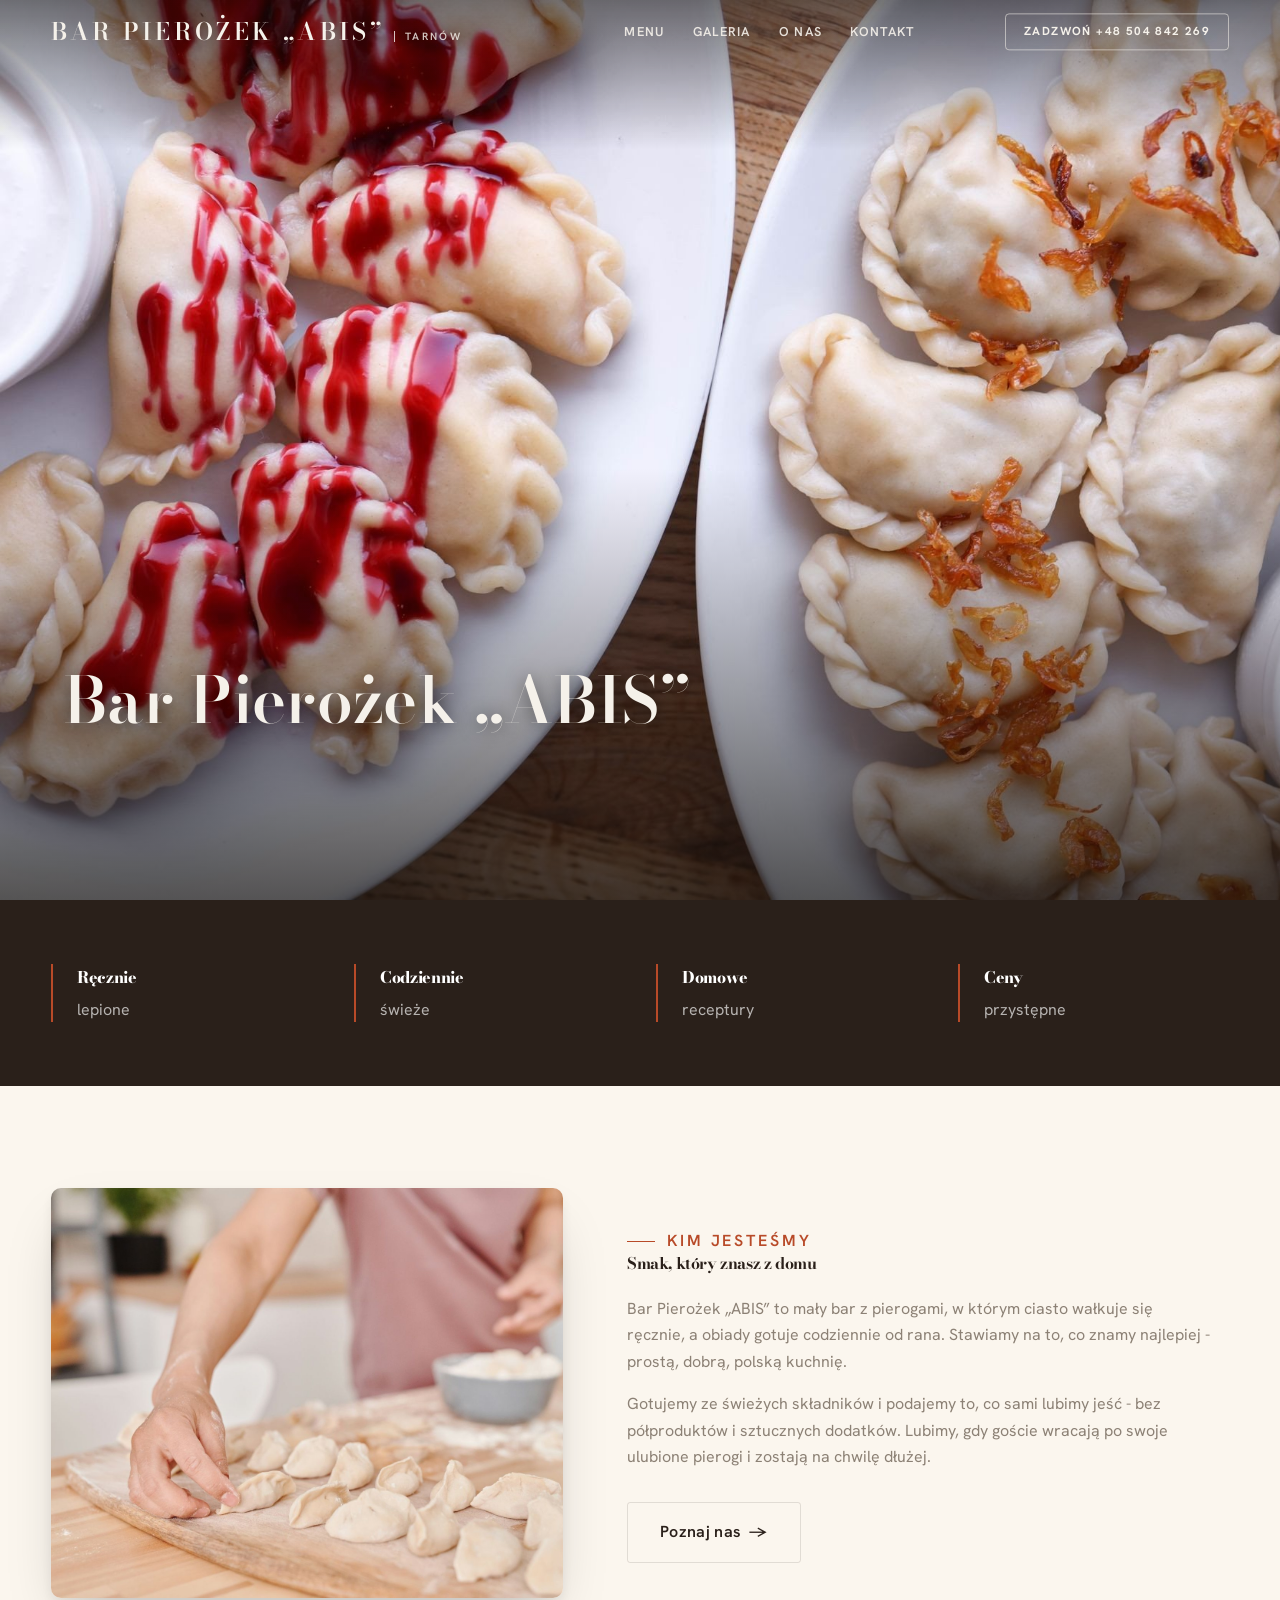
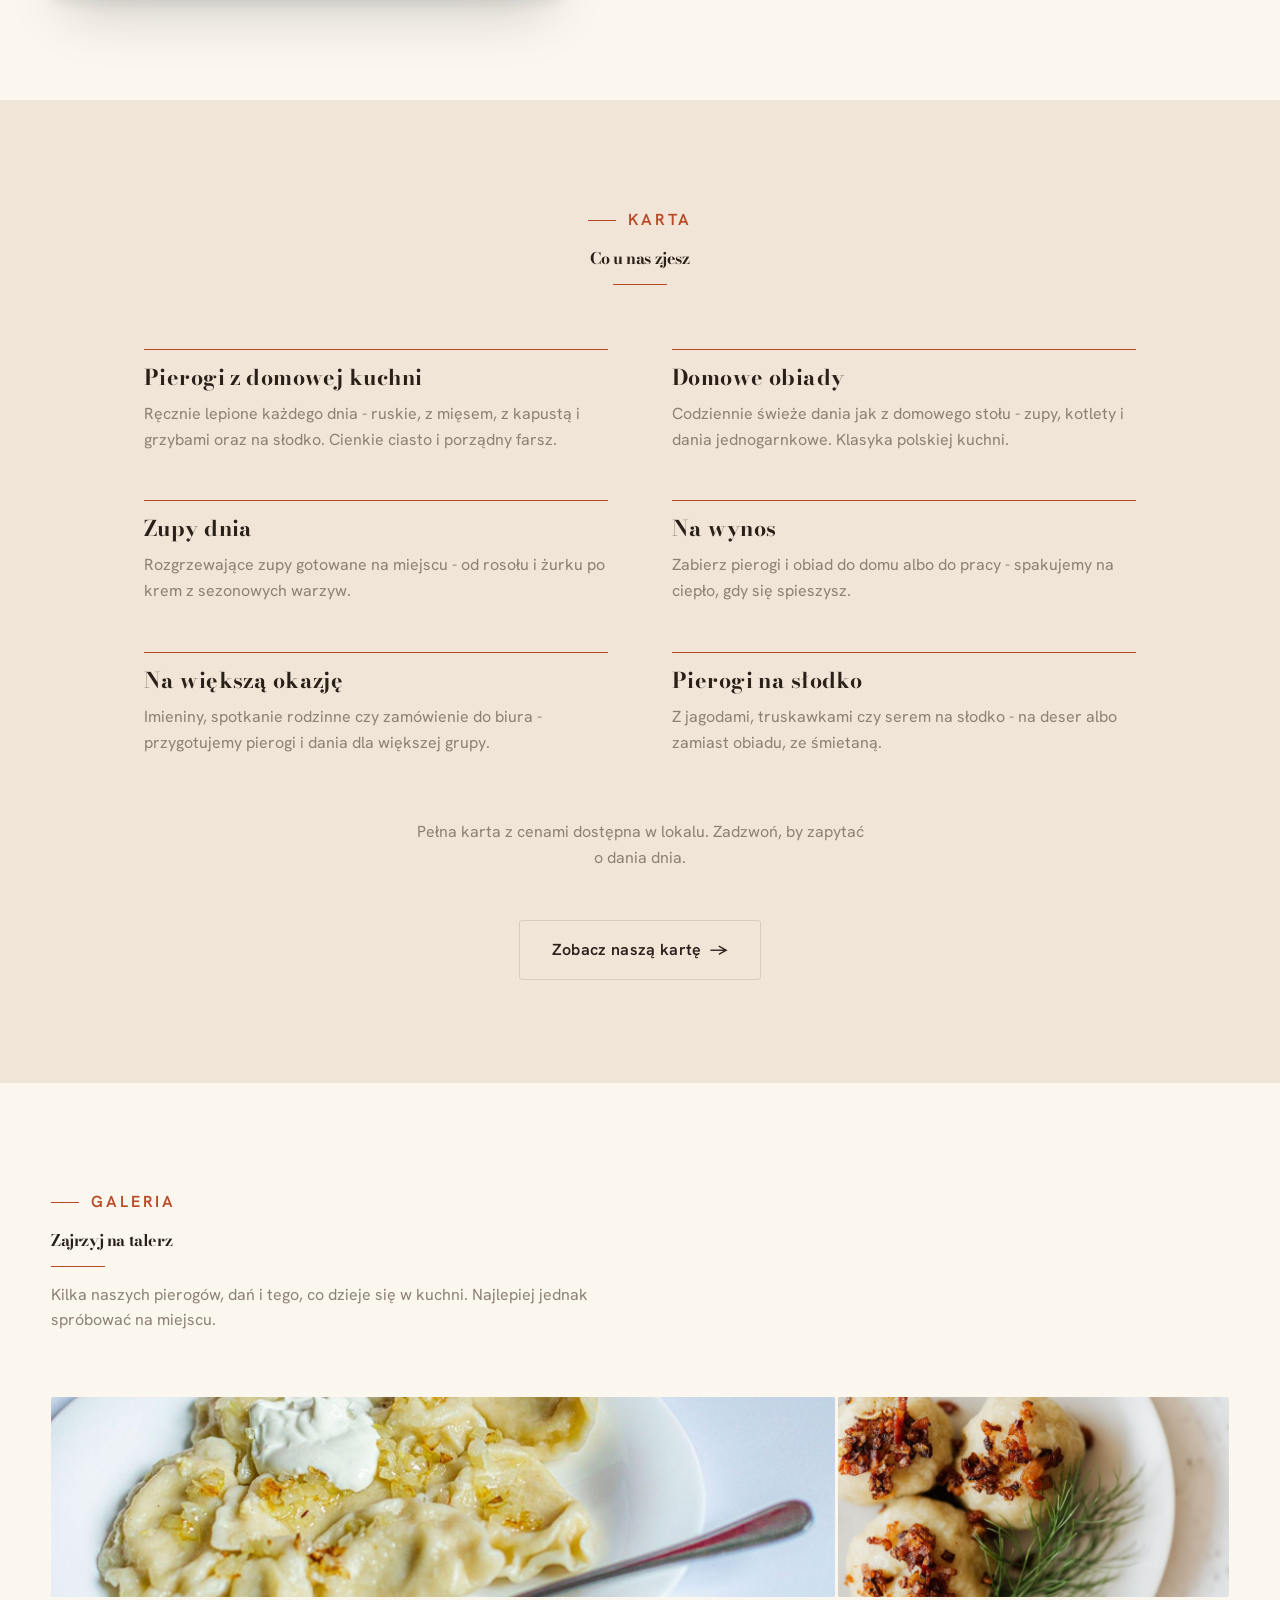
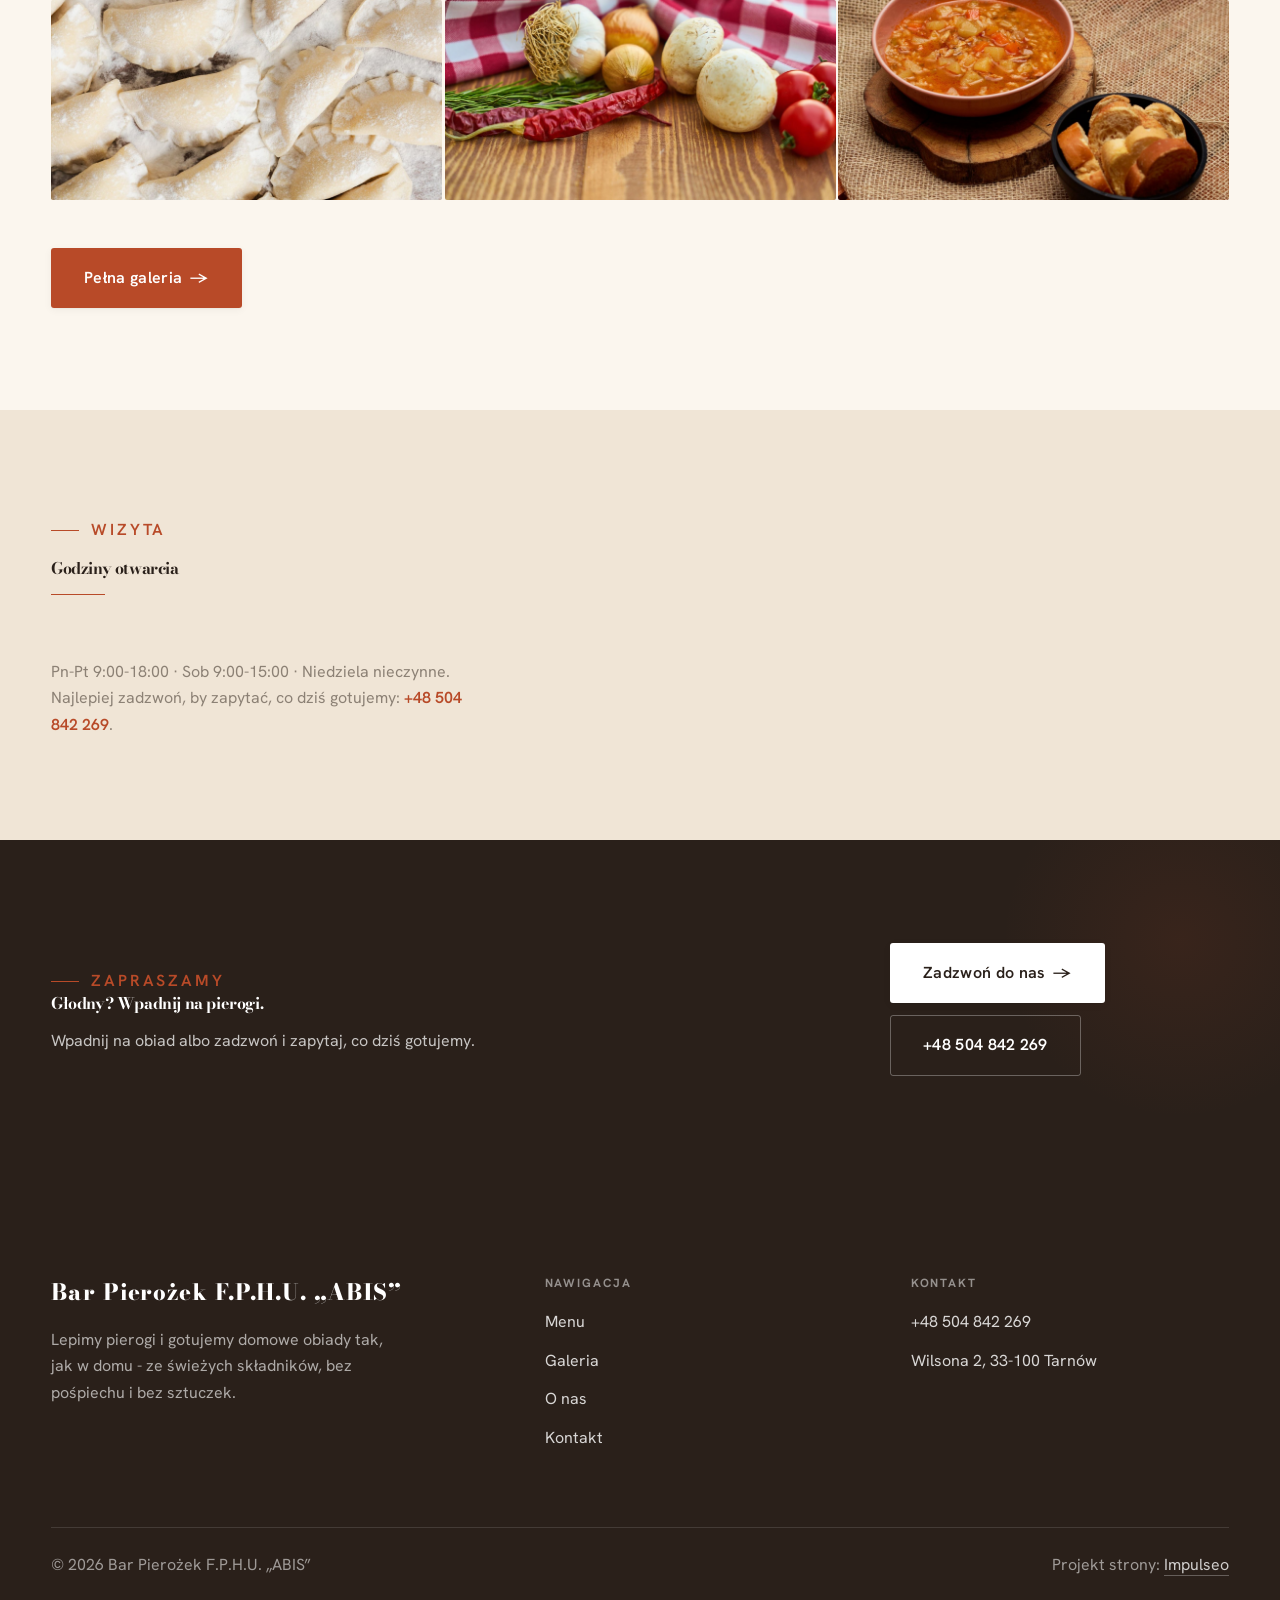
<file: index.html>
<!DOCTYPE html>
<html lang="pl">
<head>
<meta charset="UTF-8">
<meta name="viewport" content="width=device-width, initial-scale=1.0">
<title>Bar Pierożek „ABIS” - Bar z pierogami · Tarnów</title>
<meta name="description" content="Bar Pierożek „ABIS” - bar z pierogami · Tarnów. Pierogi lepione ręcznie, domowe obiady i zupy ze świeżych składników, w przystępnych cenach. Zajrzyj do menu albo zadzwoń i zamów.">
<link rel="preconnect" href="https://fonts.googleapis.com">
<link rel="preconnect" href="https://fonts.gstatic.com" crossorigin>
<link href="https://fonts.googleapis.com/css2?family=Bodoni+Moda:wght@500;600;700&family=Hanken+Grotesk:wght@400;500;600&display=swap" rel="stylesheet">
<link rel="stylesheet" href="assets/styles.css">
</head>
<body>

<header class="nav">
  <div class="wrap nav-inner">
    <a class="brand" href="index.html"><span class="name">Bar Pierożek „ABIS”</span><span class="sub">Tarnów</span></a>
    <nav class="nav-links">
      <a href="oferta.html">Menu</a>
      <a href="realizacje.html">Galeria</a>
      <a href="o-nas.html">O nas</a>
      <a href="kontakt.html">Kontakt</a>
      <a href="tel:+48504842269" class="btn btn-accent">Zadzwoń +48 504 842 269</a>
    </nav>
    <button class="nav-toggle" aria-label="Menu"><span></span><span></span><span></span></button>
  </div>
</header>

<section class="hero-gastro">
  <img class="hg-bg" src="img/hero.jpg" alt="Bar Pierożek „ABIS”">
  <div class="hg-veil"></div>
  <p class="hg-tagline">Bar Pierożek „ABIS”</p>
</section>
<section class="strip" style="padding-block:0">
  <div class="wrap">
    <div class="item reveal"><div class="k">Ręcznie</div><div class="v">lepione</div></div>
    <div class="item reveal"><div class="k">Codziennie</div><div class="v">świeże</div></div>
    <div class="item reveal"><div class="k">Domowe</div><div class="v">receptury</div></div>
    <div class="item reveal"><div class="k">Ceny</div><div class="v">przystępne</div></div>
  </div>
</section>
<section>
  <div class="wrap split">
    <div class="split-art reveal"><img src="img/about.jpg" alt="Bar Pierożek „ABIS” - pierogi lepione ręcznie" loading="lazy"></div>
    <div class="split-copy reveal">
      <span class="eyebrow">Kim jesteśmy</span>
      <h2>Smak, który znasz z domu</h2>
      <p class="muted">Bar Pierożek „ABIS” to mały bar z pierogami, w którym ciasto wałkuje się ręcznie, a obiady gotuje codziennie od rana. Stawiamy na to, co znamy najlepiej - prostą, dobrą, polską kuchnię.</p>
      <p class="muted">Gotujemy ze świeżych składników i podajemy to, co sami lubimy jeść - bez półproduktów i sztucznych dodatków. Lubimy, gdy goście wracają po swoje ulubione pierogi i zostają na chwilę dłużej.</p>
      <a href="o-nas.html" class="btn btn-ghost">Poznaj nas <span class="arr">→</span></a>
    </div>
  </div>
</section>
<section id="menu" class="menu-sec">
  <div class="wrap">
    <div class="head center reveal">
      <span class="eyebrow">Karta</span>
      <h2>Co u nas zjesz</h2>
    </div>
    <div class="menu-cats">
      <div class="menu-cat reveal"><h3>Pierogi z domowej kuchni</h3><p>Ręcznie lepione każdego dnia - ruskie, z mięsem, z kapustą i grzybami oraz na słodko. Cienkie ciasto i porządny farsz.</p></div>
      <div class="menu-cat reveal"><h3>Domowe obiady</h3><p>Codziennie świeże dania jak z domowego stołu - zupy, kotlety i dania jednogarnkowe. Klasyka polskiej kuchni.</p></div>
      <div class="menu-cat reveal"><h3>Zupy dnia</h3><p>Rozgrzewające zupy gotowane na miejscu - od rosołu i żurku po krem z sezonowych warzyw.</p></div>
      <div class="menu-cat reveal"><h3>Na wynos</h3><p>Zabierz pierogi i obiad do domu albo do pracy - spakujemy na ciepło, gdy się spieszysz.</p></div>
      <div class="menu-cat reveal"><h3>Na większą okazję</h3><p>Imieniny, spotkanie rodzinne czy zamówienie do biura - przygotujemy pierogi i dania dla większej grupy.</p></div>
      <div class="menu-cat reveal"><h3>Pierogi na słodko</h3><p>Z jagodami, truskawkami czy serem na słodko - na deser albo zamiast obiadu, ze śmietaną.</p></div>
    </div>
    <p class="menu-note">Pełna karta z cenami dostępna w lokalu. Zadzwoń, by zapytać o dania dnia.</p>
    <div style="text-align:center;margin-top:var(--space-7)" class="reveal"><a href="oferta.html" class="btn btn-ghost">Zobacz naszą kartę <span class="arr">→</span></a></div>
  </div>
</section>
<section>
  <div class="wrap">
    <div class="head reveal">
      <span class="eyebrow">Galeria</span>
      <h2>Zajrzyj na talerz</h2>
      <p>Kilka naszych pierogów, dań i tego, co dzieje się w kuchni. Najlepiej jednak spróbować na miejscu.</p>
    </div>
    <div class="gallery">
      <div class="tile t-two3 reveal"><img src="img/g1.jpg" alt="Pierogi z okrasą" loading="lazy"><div class="cap">Pierogi z okrasą</div></div>
      <div class="tile t-third reveal"><img src="img/g3.jpg" alt="Pyzy ze skwarkami" loading="lazy"><div class="cap">Pyzy ze skwarkami</div></div>
      <div class="tile t-third reveal"><img src="img/g2.jpg" alt="Robione ręcznie" loading="lazy"><div class="cap">Robione ręcznie</div></div>
      <div class="tile t-third reveal"><img src="img/g5.jpg" alt="Świeże składniki" loading="lazy"><div class="cap">Świeże składniki</div></div>
      <div class="tile t-third reveal"><img src="img/g12.jpg" alt="Zupa dnia" loading="lazy"><div class="cap">Zupa dnia</div></div>
    </div>
    <div style="margin-top:var(--space-7)" class="reveal"><a href="realizacje.html" class="btn btn-accent">Pełna galeria <span class="arr">→</span></a></div>
  </div>
</section>
<section class="trust">
  <div class="wrap">
    <div class="head reveal">
      <span class="eyebrow">Wizyta</span>
      <h2>Godziny otwarcia</h2>
    </div>
    <p class="reveal" style="color:var(--muted);max-width:48ch">Pn-Pt 9:00-18:00 · Sob 9:00-15:00 · Niedziela nieczynne. Najlepiej zadzwoń, by zapytać, co dziś gotujemy: <a href="tel:+48504842269" style="color:var(--accent);font-weight:600">+48 504 842 269</a>.</p>
  </div>
</section>
<section class="cta">
  <div class="wrap">
    <div class="reveal">
      <span class="eyebrow">Zapraszamy</span>
      <h2>Głodny? Wpadnij na pierogi.</h2>
      <p>Wpadnij na obiad albo zadzwoń i zapytaj, co dziś gotujemy.</p>
    </div>
    <div class="cta-actions reveal">
      <a href="kontakt.html" class="btn btn-light">Zadzwoń do nas <span class="arr">→</span></a>
      <a href="tel:+48504842269" class="btn btn-ghost" style="color:#fff;border-color:rgba(255,255,255,.3)">+48 504 842 269</a>
    </div>
  </div>
</section>

<footer>
  <div class="wrap">
    <div class="foot-grid">
      <div class="foot-brand">
        <div class="name">Bar Pierożek F.P.H.U. „ABIS”</div>
        <p>Lepimy pierogi i gotujemy domowe obiady tak, jak w domu - ze świeżych składników, bez pośpiechu i bez sztuczek.</p>
      </div>
      <div class="foot-col">
        <h4>Nawigacja</h4>
        <a href="oferta.html">Menu</a>
        <a href="realizacje.html">Galeria</a>
        <a href="o-nas.html">O nas</a>
        <a href="kontakt.html">Kontakt</a>
      </div>
      <div class="foot-col">
        <h4>Kontakt</h4>
        <a href="tel:+48504842269">+48 504 842 269</a>
        <p>Wilsona 2, 33-100 Tarnów</p>
      </div>
    </div>
    <div class="foot-bot">
      <span>© 2026 Bar Pierożek F.P.H.U. „ABIS”</span>
      <span>Projekt strony: <a class="foot-credit" href="https://impulseo.pl" target="_blank" rel="noopener">Impulseo</a></span>
    </div>
  </div>
</footer>
<div class="sticky-reserve"><a class="sr-book" href="kontakt.html">Zadzwoń do nas</a><a class="sr-call" href="tel:+48504842269" aria-label="Zadzwoń"><svg class="ico-tel" width="16" height="16" viewBox="0 0 24 24" fill="none" aria-hidden="true"><path d="M6.6 10.8a15.5 15.5 0 0 0 6.6 6.6l2.2-2.2a1 1 0 0 1 1-.24 11.4 11.4 0 0 0 3.6.58 1 1 0 0 1 1 1V20a1 1 0 0 1-1 1A17 17 0 0 1 3 4a1 1 0 0 1 1-1h3.5a1 1 0 0 1 1 1c0 1.25.2 2.46.58 3.6a1 1 0 0 1-.25 1l-2.23 2.2Z" fill="currentColor"/></svg></a></div>

<script src="assets/main.js"></script>
</body>
</html>
</file>
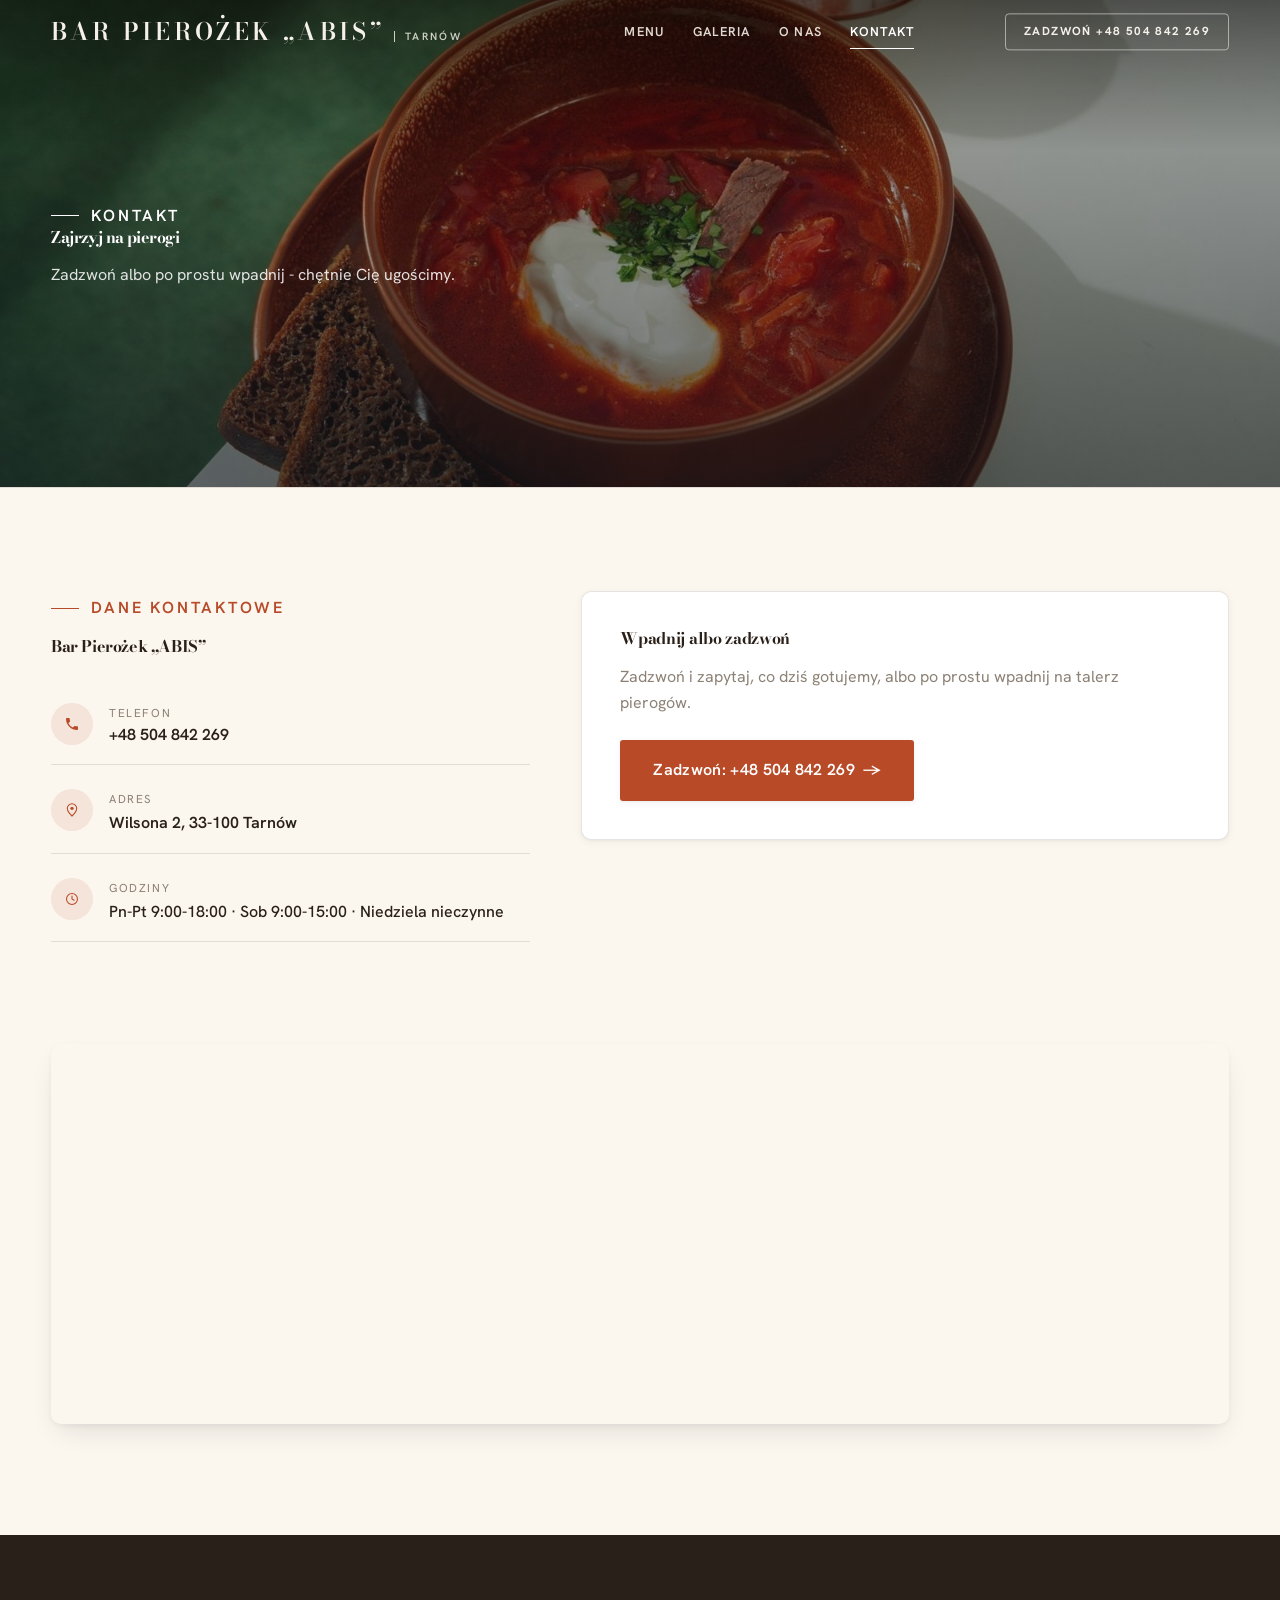
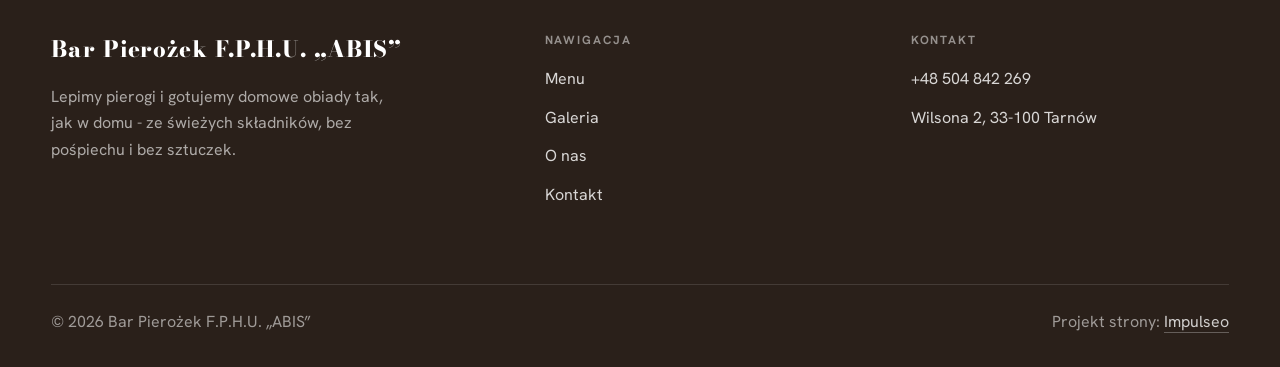
<file: kontakt.html>
<!DOCTYPE html>
<html lang="pl">
<head>
<meta charset="UTF-8">
<meta name="viewport" content="width=device-width, initial-scale=1.0">
<title>Kontakt - Bar Pierożek „ABIS”</title>
<meta name="description" content="Kontakt Bar Pierożek „ABIS” - Wilsona 2, 33-100 Tarnów">
<link rel="preconnect" href="https://fonts.googleapis.com">
<link rel="preconnect" href="https://fonts.gstatic.com" crossorigin>
<link href="https://fonts.googleapis.com/css2?family=Bodoni+Moda:wght@500;600;700&family=Hanken+Grotesk:wght@400;500;600&display=swap" rel="stylesheet">
<link rel="stylesheet" href="assets/styles.css">
</head>
<body>

<header class="nav">
  <div class="wrap nav-inner">
    <a class="brand" href="index.html"><span class="name">Bar Pierożek „ABIS”</span><span class="sub">Tarnów</span></a>
    <nav class="nav-links">
      <a href="oferta.html">Menu</a>
      <a href="realizacje.html">Galeria</a>
      <a href="o-nas.html">O nas</a>
      <a href="kontakt.html" class="active">Kontakt</a>
      <a href="tel:+48504842269" class="btn btn-accent">Zadzwoń +48 504 842 269</a>
    </nav>
    <button class="nav-toggle" aria-label="Menu"><span></span><span></span><span></span></button>
  </div>
</header>

<section class="pagehead">
  <img src="img/g11.jpg" alt="Bar Pierożek „ABIS” - Zajrzyj na pierogi">
  <div class="wrap">
    <span class="eyebrow">Kontakt</span>
    <h1>Zajrzyj na pierogi</h1>
    <p>Zadzwoń albo po prostu wpadnij - chętnie Cię ugościmy.</p>
  </div>
</section>
<section>
  <div class="wrap contact-grid">
    <div class="reveal">
      <span class="eyebrow">Dane kontaktowe</span>
      <h2 style="margin:var(--space-4) 0 var(--space-6)">Bar Pierożek „ABIS”</h2>
      <div class="info-list">
        <div class="info-row"><div class="ic"><svg class="ico-tel" width="16" height="16" viewBox="0 0 24 24" fill="none" aria-hidden="true"><path d="M6.6 10.8a15.5 15.5 0 0 0 6.6 6.6l2.2-2.2a1 1 0 0 1 1-.24 11.4 11.4 0 0 0 3.6.58 1 1 0 0 1 1 1V20a1 1 0 0 1-1 1A17 17 0 0 1 3 4a1 1 0 0 1 1-1h3.5a1 1 0 0 1 1 1c0 1.25.2 2.46.58 3.6a1 1 0 0 1-.25 1l-2.23 2.2Z" fill="currentColor"/></svg></div><div><div class="lbl">Telefon</div><a class="val" href="tel:+48504842269">+48 504 842 269</a></div></div>
        <div class="info-row"><div class="ic"><svg class="ico-pin" width="16" height="16" viewBox="0 0 24 24" fill="none" aria-hidden="true"><path d="M12 21s7-6.1 7-11.5A7 7 0 0 0 5 9.5C5 14.9 12 21 12 21Z" stroke="currentColor" stroke-width="1.6" fill="none"/><circle cx="12" cy="9.5" r="2.4" fill="currentColor"/></svg></div><div><div class="lbl">Adres</div><div class="val">Wilsona 2, 33-100 Tarnów</div></div></div>
        <div class="info-row"><div class="ic"><svg class="ico-clock" width="16" height="16" viewBox="0 0 24 24" fill="none" aria-hidden="true"><circle cx="12" cy="12" r="8.2" stroke="currentColor" stroke-width="1.6"/><path d="M12 7.5V12l3.2 1.9" stroke="currentColor" stroke-width="1.6" stroke-linecap="round"/></svg></div><div><div class="lbl">Godziny</div><div class="val" style="font-weight:500">Pn-Pt 9:00-18:00 · Sob 9:00-15:00 · Niedziela nieczynne</div></div></div>
      </div>
    </div>
    <div class="reveal">
      <div class="form">
        <h3 style="margin-bottom:var(--space-4)">Wpadnij albo zadzwoń</h3>
        <p class="muted" style="margin-bottom:var(--space-5)">Zadzwoń i zapytaj, co dziś gotujemy, albo po prostu wpadnij na talerz pierogów.</p>
        <a href="tel:+48504842269" class="btn btn-accent" style="justify-content:center">Zadzwoń: +48 504 842 269 <span class="arr">→</span></a>
      </div>
    </div>
  </div>
</section>
<section style="padding-top:0">
  <div class="wrap reveal">
    <iframe class="map" title="Bar Pierożek „ABIS” - Tarnów" src="https://maps.google.com/maps?q=Bar%20Piero%C5%BCek%20%E2%80%9EABIS%E2%80%9D%20Tarn%C3%B3w&z=15&output=embed" loading="lazy" referrerpolicy="no-referrer-when-downgrade"></iframe>
  </div>
</section>

<footer>
  <div class="wrap">
    <div class="foot-grid">
      <div class="foot-brand">
        <div class="name">Bar Pierożek F.P.H.U. „ABIS”</div>
        <p>Lepimy pierogi i gotujemy domowe obiady tak, jak w domu - ze świeżych składników, bez pośpiechu i bez sztuczek.</p>
      </div>
      <div class="foot-col">
        <h4>Nawigacja</h4>
        <a href="oferta.html">Menu</a>
        <a href="realizacje.html">Galeria</a>
        <a href="o-nas.html">O nas</a>
        <a href="kontakt.html">Kontakt</a>
      </div>
      <div class="foot-col">
        <h4>Kontakt</h4>
        <a href="tel:+48504842269">+48 504 842 269</a>
        <p>Wilsona 2, 33-100 Tarnów</p>
      </div>
    </div>
    <div class="foot-bot">
      <span>© 2026 Bar Pierożek F.P.H.U. „ABIS”</span>
      <span>Projekt strony: <a class="foot-credit" href="https://impulseo.pl" target="_blank" rel="noopener">Impulseo</a></span>
    </div>
  </div>
</footer>
<div class="sticky-reserve"><a class="sr-book" href="kontakt.html">Zadzwoń do nas</a><a class="sr-call" href="tel:+48504842269" aria-label="Zadzwoń"><svg class="ico-tel" width="16" height="16" viewBox="0 0 24 24" fill="none" aria-hidden="true"><path d="M6.6 10.8a15.5 15.5 0 0 0 6.6 6.6l2.2-2.2a1 1 0 0 1 1-.24 11.4 11.4 0 0 0 3.6.58 1 1 0 0 1 1 1V20a1 1 0 0 1-1 1A17 17 0 0 1 3 4a1 1 0 0 1 1-1h3.5a1 1 0 0 1 1 1c0 1.25.2 2.46.58 3.6a1 1 0 0 1-.25 1l-2.23 2.2Z" fill="currentColor"/></svg></a></div>

<script src="assets/main.js"></script>
</body>
</html>
</file>
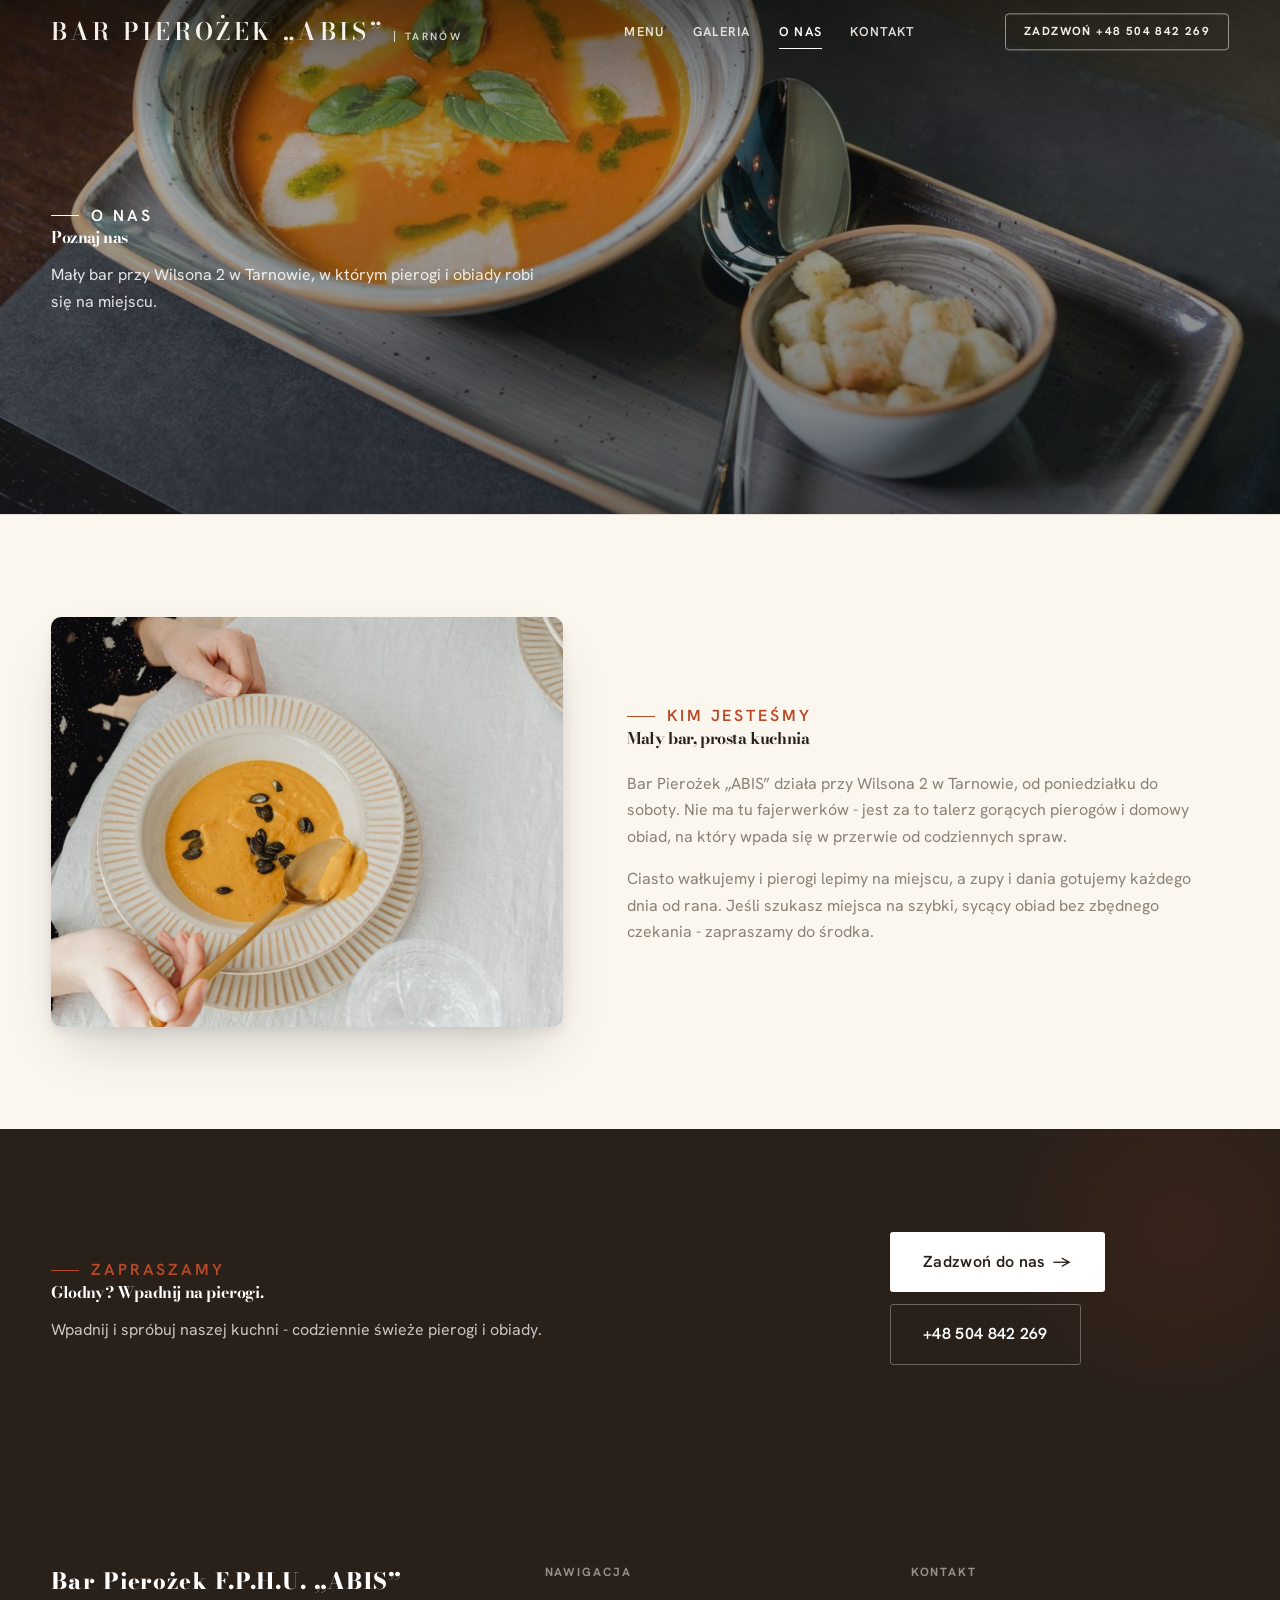
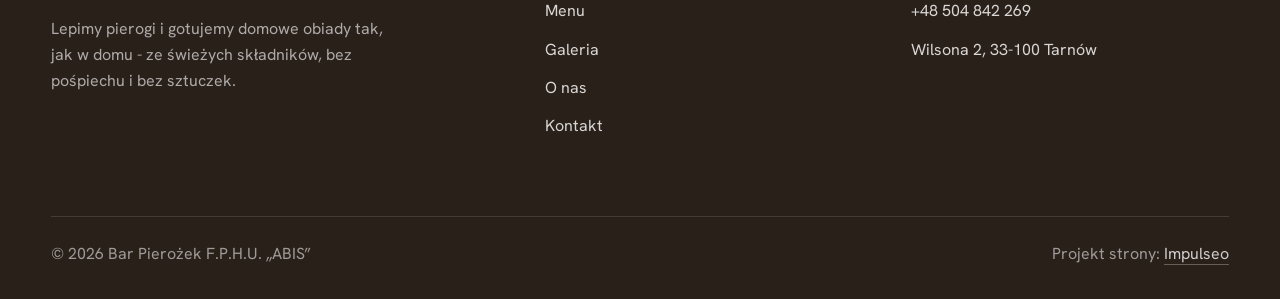
<file: o-nas.html>
<!DOCTYPE html>
<html lang="pl">
<head>
<meta charset="UTF-8">
<meta name="viewport" content="width=device-width, initial-scale=1.0">
<title>O nas - Bar Pierożek „ABIS”</title>
<meta name="description" content="Bar Pierożek „ABIS” - bar z pierogami · Tarnów. Pierogi lepione ręcznie, domowe obiady i zupy ze świeżych składników, w przystępnych cenach. Zajrzyj do menu albo zadzwoń i zamów.">
<link rel="preconnect" href="https://fonts.googleapis.com">
<link rel="preconnect" href="https://fonts.gstatic.com" crossorigin>
<link href="https://fonts.googleapis.com/css2?family=Bodoni+Moda:wght@500;600;700&family=Hanken+Grotesk:wght@400;500;600&display=swap" rel="stylesheet">
<link rel="stylesheet" href="assets/styles.css">
</head>
<body>

<header class="nav">
  <div class="wrap nav-inner">
    <a class="brand" href="index.html"><span class="name">Bar Pierożek „ABIS”</span><span class="sub">Tarnów</span></a>
    <nav class="nav-links">
      <a href="oferta.html">Menu</a>
      <a href="realizacje.html">Galeria</a>
      <a href="o-nas.html" class="active">O nas</a>
      <a href="kontakt.html">Kontakt</a>
      <a href="tel:+48504842269" class="btn btn-accent">Zadzwoń +48 504 842 269</a>
    </nav>
    <button class="nav-toggle" aria-label="Menu"><span></span><span></span><span></span></button>
  </div>
</header>

<section class="pagehead">
  <img src="img/g14.jpg" alt="Bar Pierożek „ABIS” - Poznaj nas">
  <div class="wrap">
    <span class="eyebrow">O nas</span>
    <h1>Poznaj nas</h1>
    <p>Mały bar przy Wilsona 2 w Tarnowie, w którym pierogi i obiady robi się na miejscu.</p>
  </div>
</section>
<section>
  <div class="wrap split">
    <div class="split-art reveal"><img src="img/g4.jpg" alt="Bar Pierożek „ABIS”" loading="lazy"></div>
    <div class="split-copy reveal">
      <span class="eyebrow">Kim jesteśmy</span>
      <h2>Mały bar, prosta kuchnia</h2>
      <p class="muted">Bar Pierożek „ABIS” działa przy Wilsona 2 w Tarnowie, od poniedziałku do soboty. Nie ma tu fajerwerków - jest za to talerz gorących pierogów i domowy obiad, na który wpada się w przerwie od codziennych spraw.</p>
      <p class="muted">Ciasto wałkujemy i pierogi lepimy na miejscu, a zupy i dania gotujemy każdego dnia od rana. Jeśli szukasz miejsca na szybki, sycący obiad bez zbędnego czekania - zapraszamy do środka.</p>
    </div>
  </div>
</section>


<section class="cta">
  <div class="wrap">
    <div class="reveal">
      <span class="eyebrow">Zapraszamy</span>
      <h2>Głodny? Wpadnij na pierogi.</h2>
      <p>Wpadnij i spróbuj naszej kuchni - codziennie świeże pierogi i obiady.</p>
    </div>
    <div class="cta-actions reveal">
      <a href="kontakt.html" class="btn btn-light">Zadzwoń do nas <span class="arr">→</span></a>
      <a href="tel:+48504842269" class="btn btn-ghost" style="color:#fff;border-color:rgba(255,255,255,.3)">+48 504 842 269</a>
    </div>
  </div>
</section>

<footer>
  <div class="wrap">
    <div class="foot-grid">
      <div class="foot-brand">
        <div class="name">Bar Pierożek F.P.H.U. „ABIS”</div>
        <p>Lepimy pierogi i gotujemy domowe obiady tak, jak w domu - ze świeżych składników, bez pośpiechu i bez sztuczek.</p>
      </div>
      <div class="foot-col">
        <h4>Nawigacja</h4>
        <a href="oferta.html">Menu</a>
        <a href="realizacje.html">Galeria</a>
        <a href="o-nas.html">O nas</a>
        <a href="kontakt.html">Kontakt</a>
      </div>
      <div class="foot-col">
        <h4>Kontakt</h4>
        <a href="tel:+48504842269">+48 504 842 269</a>
        <p>Wilsona 2, 33-100 Tarnów</p>
      </div>
    </div>
    <div class="foot-bot">
      <span>© 2026 Bar Pierożek F.P.H.U. „ABIS”</span>
      <span>Projekt strony: <a class="foot-credit" href="https://impulseo.pl" target="_blank" rel="noopener">Impulseo</a></span>
    </div>
  </div>
</footer>
<div class="sticky-reserve"><a class="sr-book" href="kontakt.html">Zadzwoń do nas</a><a class="sr-call" href="tel:+48504842269" aria-label="Zadzwoń"><svg class="ico-tel" width="16" height="16" viewBox="0 0 24 24" fill="none" aria-hidden="true"><path d="M6.6 10.8a15.5 15.5 0 0 0 6.6 6.6l2.2-2.2a1 1 0 0 1 1-.24 11.4 11.4 0 0 0 3.6.58 1 1 0 0 1 1 1V20a1 1 0 0 1-1 1A17 17 0 0 1 3 4a1 1 0 0 1 1-1h3.5a1 1 0 0 1 1 1c0 1.25.2 2.46.58 3.6a1 1 0 0 1-.25 1l-2.23 2.2Z" fill="currentColor"/></svg></a></div>

<script src="assets/main.js"></script>
</body>
</html>
</file>
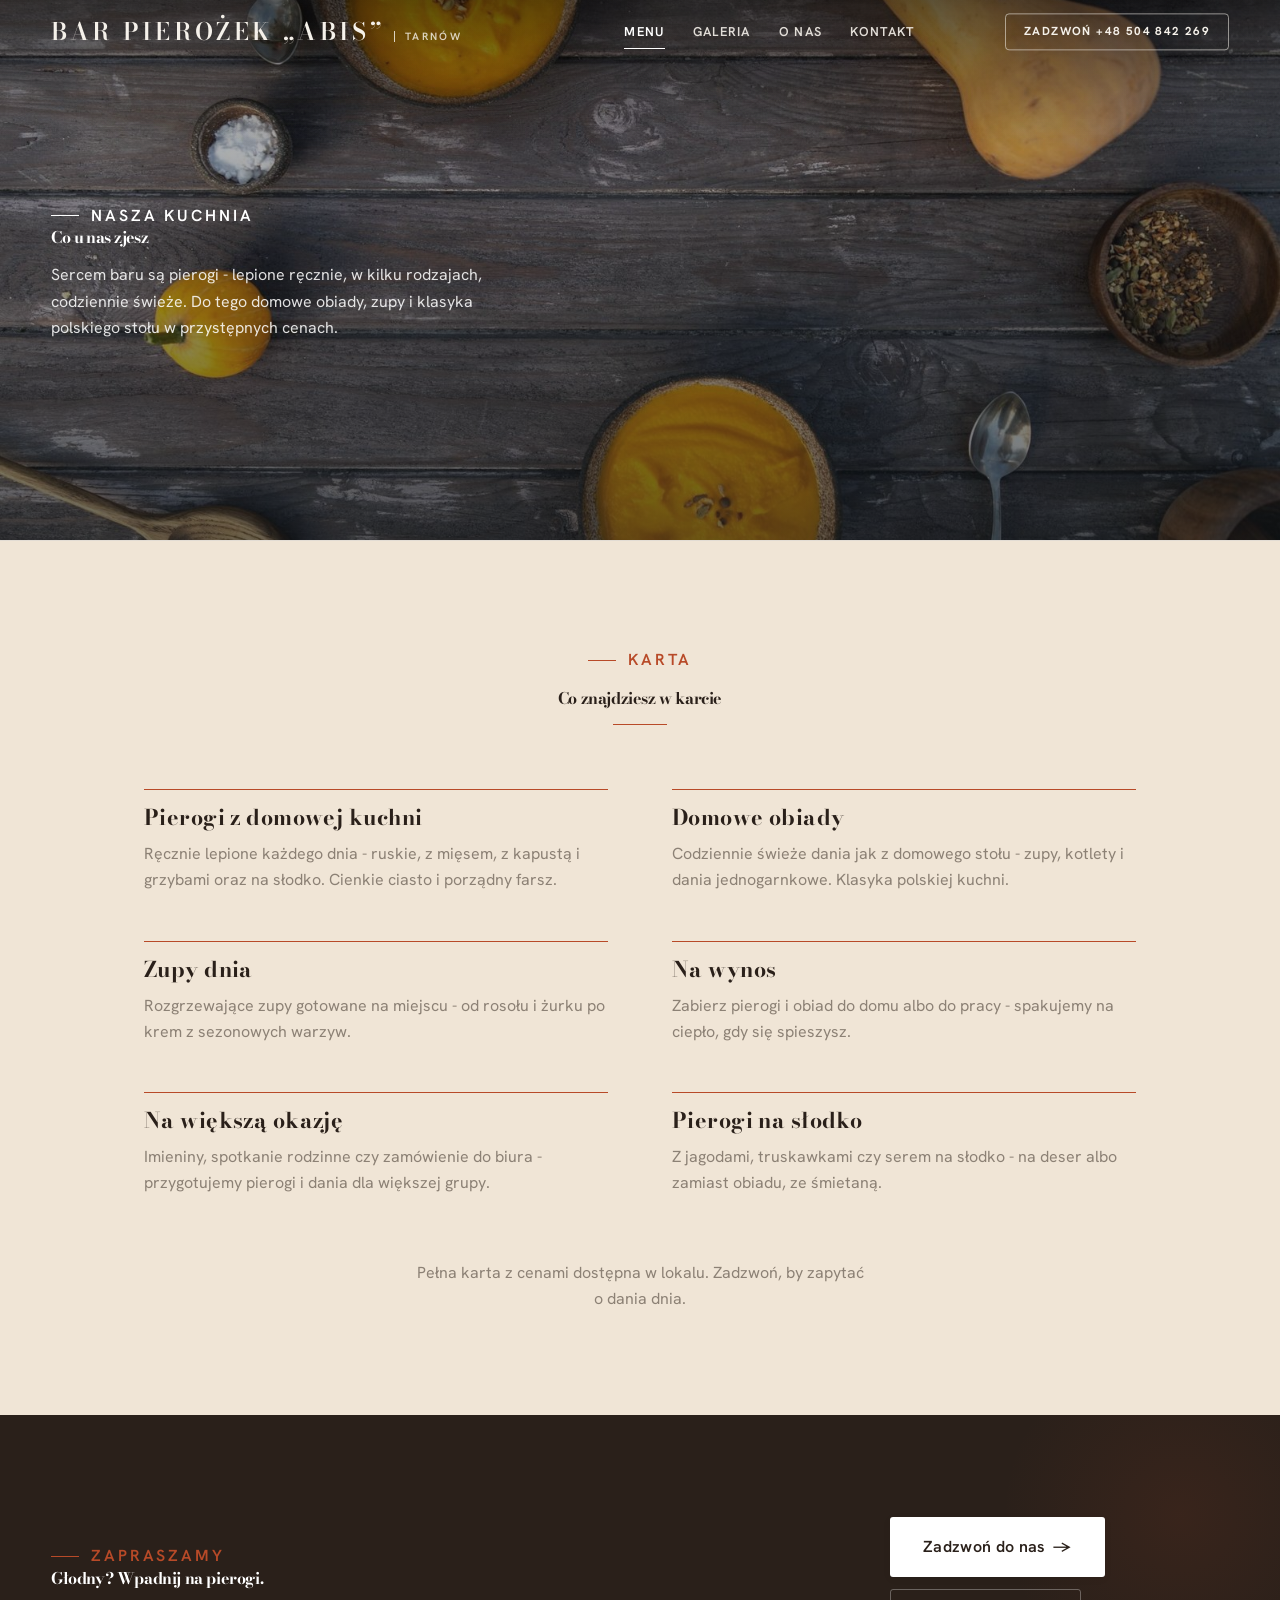
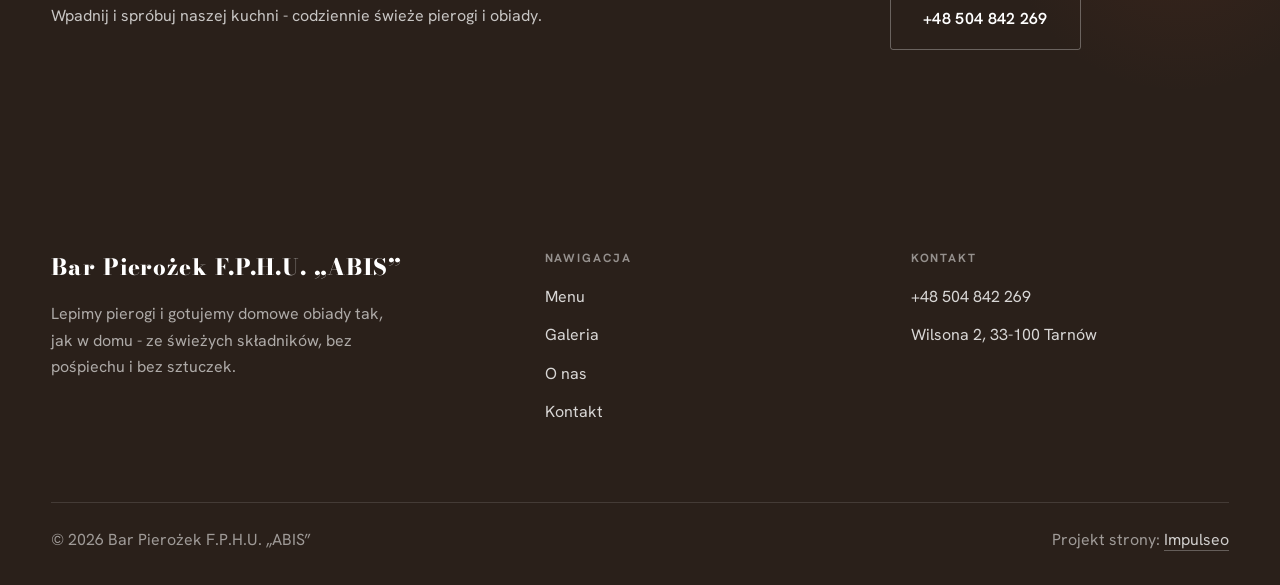
<file: oferta.html>
<!DOCTYPE html>
<html lang="pl">
<head>
<meta charset="UTF-8">
<meta name="viewport" content="width=device-width, initial-scale=1.0">
<title>Nasza kuchnia - Bar Pierożek „ABIS”</title>
<meta name="description" content="Bar Pierożek „ABIS” - bar z pierogami · Tarnów. Pierogi lepione ręcznie, domowe obiady i zupy ze świeżych składników, w przystępnych cenach. Zajrzyj do menu albo zadzwoń i zamów.">
<link rel="preconnect" href="https://fonts.googleapis.com">
<link rel="preconnect" href="https://fonts.gstatic.com" crossorigin>
<link href="https://fonts.googleapis.com/css2?family=Bodoni+Moda:wght@500;600;700&family=Hanken+Grotesk:wght@400;500;600&display=swap" rel="stylesheet">
<link rel="stylesheet" href="assets/styles.css">
</head>
<body>

<header class="nav">
  <div class="wrap nav-inner">
    <a class="brand" href="index.html"><span class="name">Bar Pierożek „ABIS”</span><span class="sub">Tarnów</span></a>
    <nav class="nav-links">
      <a href="oferta.html" class="active">Menu</a>
      <a href="realizacje.html">Galeria</a>
      <a href="o-nas.html">O nas</a>
      <a href="kontakt.html">Kontakt</a>
      <a href="tel:+48504842269" class="btn btn-accent">Zadzwoń +48 504 842 269</a>
    </nav>
    <button class="nav-toggle" aria-label="Menu"><span></span><span></span><span></span></button>
  </div>
</header>

<section class="pagehead">
  <img src="img/g13.jpg" alt="Bar Pierożek „ABIS” - Co u nas zjesz">
  <div class="wrap">
    <span class="eyebrow">Nasza kuchnia</span>
    <h1>Co u nas zjesz</h1>
    <p>Sercem baru są pierogi - lepione ręcznie, w kilku rodzajach, codziennie świeże. Do tego domowe obiady, zupy i klasyka polskiego stołu w przystępnych cenach.</p>
  </div>
</section>
<section class="menu-sec">
  <div class="wrap">
    <div class="head center reveal">
      <span class="eyebrow">Karta</span>
      <h2>Co znajdziesz w karcie</h2>
    </div>
    <div class="menu-cats">
      <div class="menu-cat reveal"><h3>Pierogi z domowej kuchni</h3><p>Ręcznie lepione każdego dnia - ruskie, z mięsem, z kapustą i grzybami oraz na słodko. Cienkie ciasto i porządny farsz.</p></div>
      <div class="menu-cat reveal"><h3>Domowe obiady</h3><p>Codziennie świeże dania jak z domowego stołu - zupy, kotlety i dania jednogarnkowe. Klasyka polskiej kuchni.</p></div>
      <div class="menu-cat reveal"><h3>Zupy dnia</h3><p>Rozgrzewające zupy gotowane na miejscu - od rosołu i żurku po krem z sezonowych warzyw.</p></div>
      <div class="menu-cat reveal"><h3>Na wynos</h3><p>Zabierz pierogi i obiad do domu albo do pracy - spakujemy na ciepło, gdy się spieszysz.</p></div>
      <div class="menu-cat reveal"><h3>Na większą okazję</h3><p>Imieniny, spotkanie rodzinne czy zamówienie do biura - przygotujemy pierogi i dania dla większej grupy.</p></div>
      <div class="menu-cat reveal"><h3>Pierogi na słodko</h3><p>Z jagodami, truskawkami czy serem na słodko - na deser albo zamiast obiadu, ze śmietaną.</p></div>
    </div>
    <p class="menu-note">Pełna karta z cenami dostępna w lokalu. Zadzwoń, by zapytać o dania dnia.</p>
  </div>
</section>
<section class="cta">
  <div class="wrap">
    <div class="reveal">
      <span class="eyebrow">Zapraszamy</span>
      <h2>Głodny? Wpadnij na pierogi.</h2>
      <p>Wpadnij i spróbuj naszej kuchni - codziennie świeże pierogi i obiady.</p>
    </div>
    <div class="cta-actions reveal">
      <a href="kontakt.html" class="btn btn-light">Zadzwoń do nas <span class="arr">→</span></a>
      <a href="tel:+48504842269" class="btn btn-ghost" style="color:#fff;border-color:rgba(255,255,255,.3)">+48 504 842 269</a>
    </div>
  </div>
</section>

<footer>
  <div class="wrap">
    <div class="foot-grid">
      <div class="foot-brand">
        <div class="name">Bar Pierożek F.P.H.U. „ABIS”</div>
        <p>Lepimy pierogi i gotujemy domowe obiady tak, jak w domu - ze świeżych składników, bez pośpiechu i bez sztuczek.</p>
      </div>
      <div class="foot-col">
        <h4>Nawigacja</h4>
        <a href="oferta.html">Menu</a>
        <a href="realizacje.html">Galeria</a>
        <a href="o-nas.html">O nas</a>
        <a href="kontakt.html">Kontakt</a>
      </div>
      <div class="foot-col">
        <h4>Kontakt</h4>
        <a href="tel:+48504842269">+48 504 842 269</a>
        <p>Wilsona 2, 33-100 Tarnów</p>
      </div>
    </div>
    <div class="foot-bot">
      <span>© 2026 Bar Pierożek F.P.H.U. „ABIS”</span>
      <span>Projekt strony: <a class="foot-credit" href="https://impulseo.pl" target="_blank" rel="noopener">Impulseo</a></span>
    </div>
  </div>
</footer>
<div class="sticky-reserve"><a class="sr-book" href="kontakt.html">Zadzwoń do nas</a><a class="sr-call" href="tel:+48504842269" aria-label="Zadzwoń"><svg class="ico-tel" width="16" height="16" viewBox="0 0 24 24" fill="none" aria-hidden="true"><path d="M6.6 10.8a15.5 15.5 0 0 0 6.6 6.6l2.2-2.2a1 1 0 0 1 1-.24 11.4 11.4 0 0 0 3.6.58 1 1 0 0 1 1 1V20a1 1 0 0 1-1 1A17 17 0 0 1 3 4a1 1 0 0 1 1-1h3.5a1 1 0 0 1 1 1c0 1.25.2 2.46.58 3.6a1 1 0 0 1-.25 1l-2.23 2.2Z" fill="currentColor"/></svg></a></div>

<script src="assets/main.js"></script>
</body>
</html>
</file>
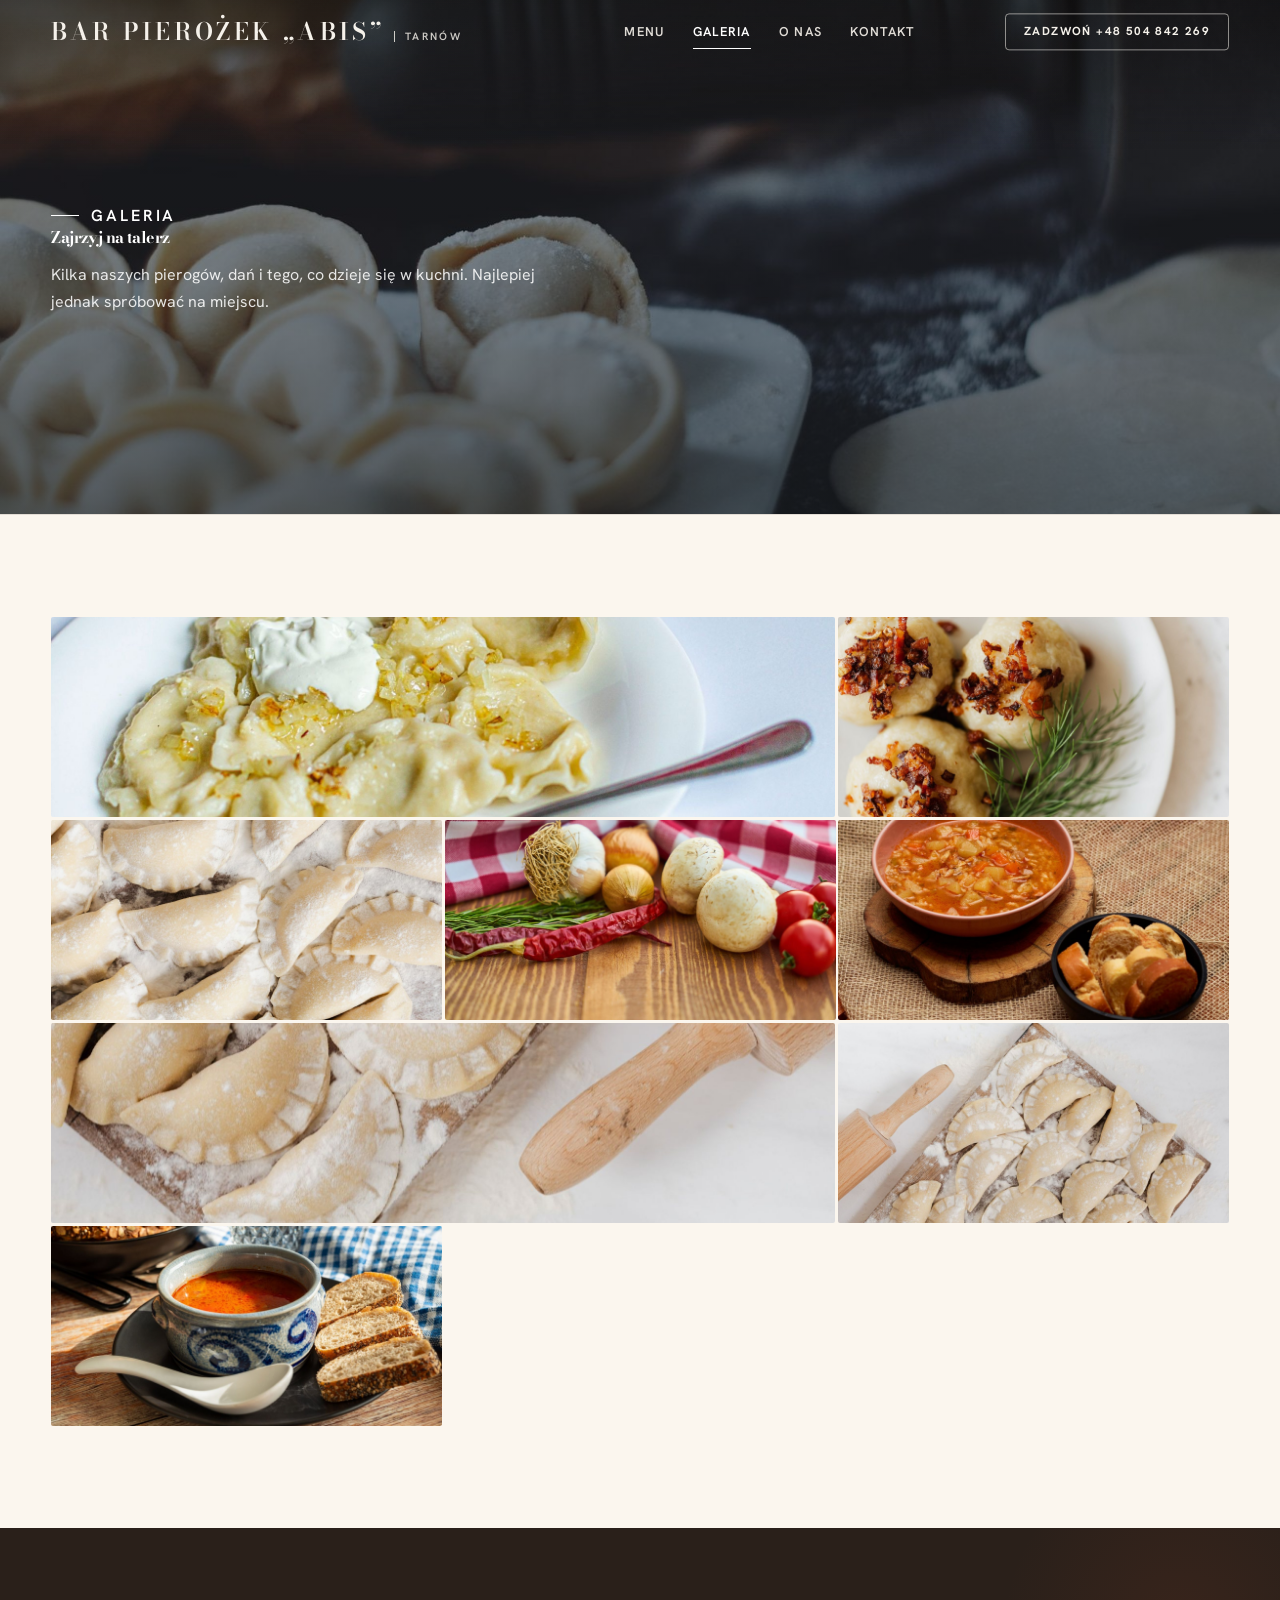
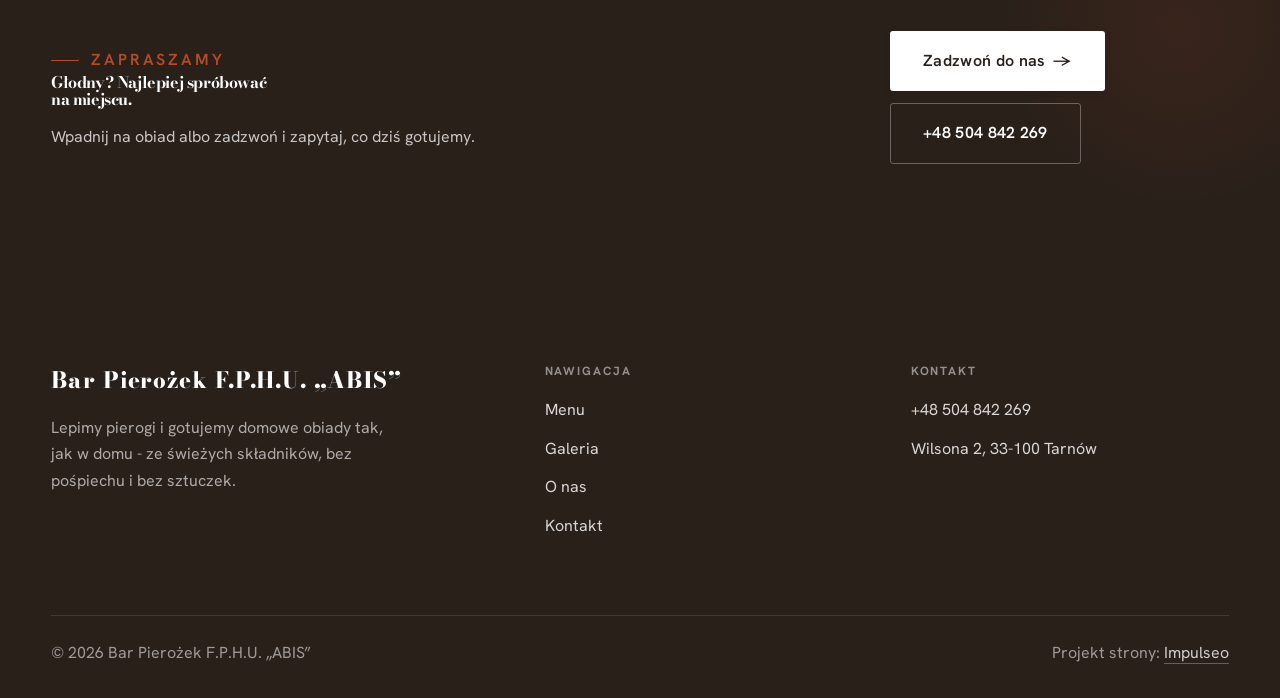
<file: realizacje.html>
<!DOCTYPE html>
<html lang="pl">
<head>
<meta charset="UTF-8">
<meta name="viewport" content="width=device-width, initial-scale=1.0">
<title>Galeria - Bar Pierożek „ABIS”</title>
<meta name="description" content="Galeria Bar Pierożek „ABIS”: Pierogi z okrasą, Pyzy ze skwarkami, Robione ręcznie, Świeże składniki, Zupa dnia">
<link rel="preconnect" href="https://fonts.googleapis.com">
<link rel="preconnect" href="https://fonts.gstatic.com" crossorigin>
<link href="https://fonts.googleapis.com/css2?family=Bodoni+Moda:wght@500;600;700&family=Hanken+Grotesk:wght@400;500;600&display=swap" rel="stylesheet">
<link rel="stylesheet" href="assets/styles.css">
</head>
<body>

<header class="nav">
  <div class="wrap nav-inner">
    <a class="brand" href="index.html"><span class="name">Bar Pierożek „ABIS”</span><span class="sub">Tarnów</span></a>
    <nav class="nav-links">
      <a href="oferta.html">Menu</a>
      <a href="realizacje.html" class="active">Galeria</a>
      <a href="o-nas.html">O nas</a>
      <a href="kontakt.html">Kontakt</a>
      <a href="tel:+48504842269" class="btn btn-accent">Zadzwoń +48 504 842 269</a>
    </nav>
    <button class="nav-toggle" aria-label="Menu"><span></span><span></span><span></span></button>
  </div>
</header>

<section class="pagehead">
  <img src="img/g6.jpg" alt="Bar Pierożek „ABIS” - pierogi w przygotowaniu">
  <div class="wrap">
    <span class="eyebrow">Galeria</span>
    <h1>Zajrzyj na talerz</h1>
    <p>Kilka naszych pierogów, dań i tego, co dzieje się w kuchni. Najlepiej jednak spróbować na miejscu.</p>
  </div>
</section>
<section>
  <div class="wrap">
    <div class="gallery">
      <div class="tile t-two3 reveal"><img src="img/g1.jpg" alt="Pierogi z okrasą" loading="lazy"><div class="cap">Pierogi z okrasą</div></div>
      <div class="tile t-third reveal"><img src="img/g3.jpg" alt="Pyzy ze skwarkami" loading="lazy"><div class="cap">Pyzy ze skwarkami</div></div>
      <div class="tile t-third reveal"><img src="img/g2.jpg" alt="Robione ręcznie" loading="lazy"><div class="cap">Robione ręcznie</div></div>
      <div class="tile t-third reveal"><img src="img/g5.jpg" alt="Świeże składniki" loading="lazy"><div class="cap">Świeże składniki</div></div>
      <div class="tile t-third reveal"><img src="img/g12.jpg" alt="Zupa dnia" loading="lazy"><div class="cap">Zupa dnia</div></div>
      <div class="tile t-two3 reveal"><img src="img/g7.jpg" alt="Bar Pierożek „ABIS”" loading="lazy"></div>
      <div class="tile t-third reveal"><img src="img/g8.jpg" alt="Bar Pierożek „ABIS”" loading="lazy"></div>
      <div class="tile t-third reveal"><img src="img/g10.jpg" alt="Bar Pierożek „ABIS”" loading="lazy"></div>
    </div>
  </div>
</section>
<section class="cta">
  <div class="wrap">
    <div class="reveal">
      <span class="eyebrow">Zapraszamy</span>
      <h2>Głodny? Najlepiej spróbować na miejscu.</h2>
      <p>Wpadnij na obiad albo zadzwoń i zapytaj, co dziś gotujemy.</p>
    </div>
    <div class="cta-actions reveal">
      <a href="kontakt.html" class="btn btn-light">Zadzwoń do nas <span class="arr">→</span></a>
      <a href="tel:+48504842269" class="btn btn-ghost" style="color:#fff;border-color:rgba(255,255,255,.3)">+48 504 842 269</a>
    </div>
  </div>
</section>

<footer>
  <div class="wrap">
    <div class="foot-grid">
      <div class="foot-brand">
        <div class="name">Bar Pierożek F.P.H.U. „ABIS”</div>
        <p>Lepimy pierogi i gotujemy domowe obiady tak, jak w domu - ze świeżych składników, bez pośpiechu i bez sztuczek.</p>
      </div>
      <div class="foot-col">
        <h4>Nawigacja</h4>
        <a href="oferta.html">Menu</a>
        <a href="realizacje.html">Galeria</a>
        <a href="o-nas.html">O nas</a>
        <a href="kontakt.html">Kontakt</a>
      </div>
      <div class="foot-col">
        <h4>Kontakt</h4>
        <a href="tel:+48504842269">+48 504 842 269</a>
        <p>Wilsona 2, 33-100 Tarnów</p>
      </div>
    </div>
    <div class="foot-bot">
      <span>© 2026 Bar Pierożek F.P.H.U. „ABIS”</span>
      <span>Projekt strony: <a class="foot-credit" href="https://impulseo.pl" target="_blank" rel="noopener">Impulseo</a></span>
    </div>
  </div>
</footer>
<div class="sticky-reserve"><a class="sr-book" href="kontakt.html">Zadzwoń do nas</a><a class="sr-call" href="tel:+48504842269" aria-label="Zadzwoń"><svg class="ico-tel" width="16" height="16" viewBox="0 0 24 24" fill="none" aria-hidden="true"><path d="M6.6 10.8a15.5 15.5 0 0 0 6.6 6.6l2.2-2.2a1 1 0 0 1 1-.24 11.4 11.4 0 0 0 3.6.58 1 1 0 0 1 1 1V20a1 1 0 0 1-1 1A17 17 0 0 1 3 4a1 1 0 0 1 1-1h3.5a1 1 0 0 1 1 1c0 1.25.2 2.46.58 3.6a1 1 0 0 1-.25 1l-2.23 2.2Z" fill="currentColor"/></svg></a></div>

<script src="assets/main.js"></script>
</body>
</html>
</file>
<file: assets/styles.css>
/* ============================================================
   STOLBASZ — premium, architektoniczny B2B fit-out
   Jasna paleta, zero brązu. System wg premium-web-craft.
   Projekt strony: Impulseo (impulseo.pl)
   ============================================================ */

:root{
  /* PALETA — jasna, architektoniczna, chłodna */
  --paper:#FBF6EE;          /* główne tło */
  --paper-2:#F0E5D6;        /* sekcje alternatywne (chłodny jasny szary) */
  --paper-3:#F0E5D6;        /* delikatne wypełnienia */
  --ink:#2A201A;            /* tekst główny — chłodny grafit */
  --ink-soft:#4A3B2F;       /* nagłówki drugorzędne */
  --muted:#8C8175;          /* tekst poboczny */
  --line:rgba(42,32,26,.12);/* hairline */
  --accent:#B84A28;         /* stonowany petrol-slate — jedyny akcent */
  --accent-d:#97381C;
  --accent-soft:rgba(184,74,40,.10);
  --dark:#2A201A;           /* sekcje ciemne (stopka/CTA) */

  /* ODSTĘPY — skala 4/8 */
  --space-1:4px; --space-2:8px; --space-3:12px; --space-4:16px; --space-5:24px;
  --space-6:32px; --space-7:48px; --space-8:64px; --space-9:96px; --space-10:128px;

  /* TYPOGRAFIA — fluid clamp() */
  --text-sm:clamp(.82rem,.8rem+.1vw,.9rem);
  --text-base:clamp(1rem,.97rem+.15vw,1.1rem);
  --text-lg:clamp(1.12rem,1.05rem+.3vw,1.3rem);
  --text-h3:clamp(1.2rem,1.1rem+.5vw,1.5rem);
  --text-h2:clamp(1.9rem,1.5rem+1.9vw,2.8rem);
  --text-h1:clamp(2.6rem,1.9rem+3.6vw,4.6rem);

  /* PROMIENIE — architektoniczne, raczej ostre */
  --r-sm:3px; --r-md:6px; --r-lg:10px;

  /* RUCH */
  --ease:cubic-bezier(.25,.46,.45,.94); --dur:.24s;

  /* CIENIE — miękkie, warstwowe */
  --sh-sm:0 1px 2px rgba(16,24,32,.04), 0 2px 8px rgba(16,24,32,.05);
  --sh-md:0 2px 6px rgba(16,24,32,.05), 0 12px 28px -8px rgba(16,24,32,.12);
  --sh-lg:0 6px 14px rgba(16,24,32,.07), 0 26px 56px -18px rgba(16,24,32,.22);

  --hairline:1px solid var(--line);

  --font-display:'Bodoni Moda',serif;
  --font-body:'Hanken Grotesk',sans-serif;
}

*{box-sizing:border-box;margin:0;padding:0}
html{scroll-behavior:smooth}
body{
  font-family:var(--font-body);
  font-size:var(--text-base);
  line-height:1.65;
  color:var(--ink);
  background:var(--paper);
  -webkit-font-smoothing:antialiased;
  text-rendering:optimizeLegibility;
}
img{max-width:100%;display:block}
a{color:inherit;text-decoration:none}

.wrap{width:min(92%,1180px);margin-inline:auto}
section{padding-block:clamp(52px,6.5vw,96px)}

h1,h2,h3{font-family:var(--font-display);font-weight:700;line-height:1.08;letter-spacing:-.02em;color:var(--ink)}
h1{font-size:var(--text-h1);letter-spacing:-.035em}
h2{font-size:var(--text-h2);letter-spacing:-.025em}
h3{font-size:var(--text-h3)}
p{max-width:65ch}

.eyebrow{
  font-family:var(--font-body);
  font-size:var(--text-sm);
  font-weight:600;
  letter-spacing:.18em;
  text-transform:uppercase;
  color:var(--accent);
  display:inline-flex;align-items:center;gap:var(--space-3);
}
.eyebrow::before{content:"";width:28px;height:1px;background:var(--accent);display:inline-block}

.muted{color:var(--muted)}
.lead{font-size:var(--text-lg);line-height:1.55;color:var(--ink-soft);max-width:50ch}

/* ---------- BUTTONS ---------- */
.btn{
  display:inline-flex;align-items:center;gap:var(--space-2);
  font-weight:600;font-size:var(--text-sm);letter-spacing:.02em;
  padding:var(--space-4) var(--space-6);
  border-radius:var(--r-sm);
  transition:transform var(--dur) var(--ease),box-shadow var(--dur) var(--ease),background var(--dur) var(--ease);
  cursor:pointer;border:1px solid transparent;
}
.btn-accent{background:var(--accent);color:#fff;box-shadow:var(--sh-sm)}
.btn-accent:hover{background:var(--accent-d);transform:translateY(-2px);box-shadow:var(--sh-md)}
.btn-accent:active{transform:translateY(0);box-shadow:var(--sh-sm)}
.btn-ghost{background:transparent;color:var(--ink);border-color:var(--line)}
.btn-ghost:hover{border-color:var(--accent);color:var(--accent);transform:translateY(-2px)}
.btn-light{background:#fff;color:var(--ink);box-shadow:var(--sh-sm)}
.btn-light:hover{transform:translateY(-2px);box-shadow:var(--sh-md)}
.btn .arr{transition:transform var(--dur) var(--ease)}
.btn:hover .arr{transform:translateX(4px)}

/* ---------- NAV ---------- */
.nav{
  position:sticky;top:0;z-index:50;
  background:color-mix(in srgb,var(--paper) 88%,transparent);
  backdrop-filter:saturate(140%) blur(10px);
  border-bottom:var(--hairline);
}
.nav-inner{display:flex;align-items:center;justify-content:space-between;height:72px}
.brand{display:flex;flex-direction:column;line-height:1}
.brand .name{font-family:var(--font-display);font-weight:800;font-size:1.35rem;letter-spacing:.04em}
.brand .sub{font-size:.62rem;letter-spacing:.34em;text-transform:uppercase;color:var(--muted);margin-top:5px}
.nav-links{display:flex;align-items:center;gap:var(--space-6)}
.nav-links a{font-size:var(--text-sm);font-weight:500;color:var(--ink-soft);position:relative;padding-block:4px;transition:color var(--dur) var(--ease)}
.nav-links a::after{content:"";position:absolute;left:0;bottom:0;width:0;height:1.5px;background:var(--accent);transition:width var(--dur) var(--ease)}
.nav-links a:hover,.nav-links a.active{color:var(--ink)}
.nav-links a:hover::after,.nav-links a.active::after{width:100%}
.nav-links .btn{padding:var(--space-2) var(--space-5)}
/* przyciski w nav: właściwy kolor (przebij .nav-links a) + bez podkreślenia */
.nav-links a.btn-accent{color:#fff}
.nav-links a.btn-ghost,.nav-links a.btn-light{color:var(--ink)}
.nav-links a.btn::after{display:none}
.nav-toggle{display:none;background:none;border:none;cursor:pointer;flex-direction:column;gap:5px;padding:8px}
.nav-toggle span{width:24px;height:2px;background:var(--ink);transition:var(--dur)}

/* ---------- HERO (split) ---------- */
.hero{position:relative;overflow:hidden;border-bottom:var(--hairline)}
.hero-grid{display:grid;grid-template-columns:1.05fr .95fr;gap:clamp(24px,4vw,60px);align-items:center;
  padding-block:clamp(36px,4.5vw,64px)}
.hero-copy .eyebrow{margin-bottom:var(--space-5)}
.hero-copy h1{margin-bottom:var(--space-5)}
.hero-copy .lead{margin-bottom:var(--space-7)}
.hero-actions{display:flex;flex-wrap:wrap;gap:var(--space-4)}
.hero-art{position:relative;aspect-ratio:4/3;border-radius:var(--r-lg);overflow:hidden;box-shadow:var(--sh-lg)}
.hero-art img{width:100%;height:100%;object-fit:cover}
.hero-art::after{content:"";position:absolute;inset:0;background:linear-gradient(180deg,transparent 55%,rgba(18,24,28,.28))}
.hero-badge{position:absolute;left:var(--space-5);bottom:var(--space-5);z-index:2;
  background:rgba(252,252,251,.94);backdrop-filter:blur(4px);
  border-radius:var(--r-md);padding:var(--space-4) var(--space-5);box-shadow:var(--sh-md);max-width:78%}
.hero-badge strong{display:block;font-family:var(--font-display);font-size:1rem;letter-spacing:-.01em}
.hero-badge span{font-size:var(--text-sm);color:var(--muted)}

/* ---------- HERO duży / kinowy (strona główna) ---------- */
.hero-cine{position:relative;min-height:clamp(560px,82vh,840px);min-height:clamp(560px,82svh,840px);display:flex;align-items:center;overflow:hidden;border-bottom:var(--hairline)}
.hero-cine>img{position:absolute;inset:0;width:100%;height:100%;object-fit:cover;z-index:0}
.hero-cine::after{content:"";position:absolute;inset:0;z-index:1;
  background:linear-gradient(95deg,rgba(13,18,23,.86) 0%,rgba(13,18,23,.64) 32%,rgba(13,18,23,.24) 62%,rgba(13,18,23,.04) 100%)}
.hero-cine .wrap{position:relative;z-index:2;padding-block:var(--space-8)}
.hero-cine .hero-copy{max-width:660px}
.hero-cine .eyebrow{color:#fff;margin-bottom:var(--space-5)}
.hero-cine .eyebrow::before{background:#fff}
.hero-cine h1{color:#fff;margin-bottom:var(--space-5);font-size:clamp(2.9rem,2rem+4.4vw,5.2rem)}
.hero-cine .lead{color:rgba(255,255,255,.92);max-width:48ch;margin-bottom:var(--space-7)}
.hero-cine .hero-actions{display:flex;flex-wrap:wrap;gap:var(--space-4)}
@media(max-width:680px){
  .hero-cine{min-height:clamp(520px,76vh,640px);min-height:clamp(520px,76svh,640px);align-items:flex-end}
  .hero-cine::after{background:linear-gradient(0deg,rgba(13,18,23,.9) 6%,rgba(13,18,23,.45) 55%,rgba(13,18,23,.25) 100%)}
  .hero-cine .wrap{padding-bottom:var(--space-9)}
}

/* full-bleed hero variant (podstrony) */
.pagehead{position:relative;min-height:46vh;min-height:46svh;display:flex;align-items:flex-end;overflow:hidden;border-bottom:var(--hairline)}
.pagehead img{position:absolute;inset:0;width:100%;height:100%;object-fit:cover}
.pagehead::after{content:"";position:absolute;inset:0;background:linear-gradient(180deg,rgba(18,24,28,.25),rgba(18,24,28,.62))}
.pagehead .wrap{position:relative;z-index:2;padding-block:var(--space-9);color:#fff}
.pagehead h1{color:#fff;max-width:18ch}
.pagehead .eyebrow{color:#fff}
.pagehead .eyebrow::before{background:#fff}
.pagehead p{color:rgba(255,255,255,.86);margin-top:var(--space-4);max-width:54ch}

/* ---------- STRIP (pasek skrótów / liczby) ---------- */
.strip{background:var(--dark);color:#fff}
.strip .wrap{display:grid;grid-template-columns:repeat(4,1fr);gap:var(--space-6);padding-block:var(--space-8)}
.strip .item .k{font-family:var(--font-display);font-size:clamp(1.6rem,1.2rem+1.4vw,2.4rem);font-weight:800;letter-spacing:-.02em;color:#fff}
.strip .item .v{font-size:var(--text-sm);color:rgba(255,255,255,.66);margin-top:var(--space-2);line-height:1.45}
.strip .item{border-left:2px solid var(--accent);padding-left:var(--space-5)}

/* ---------- SECTION HEAD ---------- */
.head{max-width:48rem;margin-bottom:var(--space-8)}
.head.center{margin-inline:auto;text-align:center}
.head .eyebrow{margin-bottom:var(--space-4)}
.head h2{margin-bottom:var(--space-4)}
.head p{color:var(--muted);font-size:var(--text-lg);line-height:1.55}
.head.center p{margin-inline:auto}

/* ---------- INTRO SPLIT ---------- */
.split{display:grid;grid-template-columns:.92fr 1.08fr;gap:clamp(28px,5vw,80px);align-items:center}
.split.rev{grid-template-columns:1.08fr .92fr}
.split.rev .split-art{order:-1}
.split-art{position:relative;aspect-ratio:5/4;border-radius:var(--r-lg);overflow:hidden;box-shadow:var(--sh-lg)}
.split-art img{width:100%;height:100%;object-fit:cover}
.split-copy h2{margin-bottom:var(--space-5)}
.split-copy p+p{margin-top:var(--space-4)}
.split-copy .btn{margin-top:var(--space-6)}

/* ---------- SERVICES (zakres) ---------- */
.svc-grid{display:grid;grid-template-columns:repeat(auto-fit,minmax(280px,1fr));gap:var(--space-5)}
.svc{background:#fff;border:var(--hairline);border-radius:var(--r-md);padding:var(--space-7) var(--space-6);
  transition:transform var(--dur) var(--ease),box-shadow var(--dur) var(--ease),border-color var(--dur) var(--ease);
  position:relative;overflow:hidden}
.svc::before{content:"";position:absolute;left:0;top:0;width:3px;height:0;background:var(--accent);transition:height var(--dur) var(--ease)}
.svc:hover{transform:translateY(-4px);box-shadow:var(--sh-md);border-color:transparent}
.svc:hover::before{height:100%}
.svc .ic{font-family:var(--font-display);font-size:.8rem;font-weight:700;letter-spacing:.12em;color:var(--accent);margin-bottom:var(--space-4)}
.svc h3{margin-bottom:var(--space-3);font-size:1.22rem}
.svc p{color:var(--muted);font-size:var(--text-base);line-height:1.6}

/* big detailed service rows */
.svc-row{display:grid;grid-template-columns:.8fr 1.2fr;gap:clamp(20px,4vw,60px);align-items:center;padding-block:var(--space-8)}
.svc-row+.svc-row{border-top:var(--hairline)}
.svc-row.rev{grid-template-columns:1.2fr .8fr}
.svc-row.rev .svc-row-art{order:-1}
.svc-row-art{aspect-ratio:4/3;border-radius:var(--r-md);overflow:hidden;box-shadow:var(--sh-md)}
.svc-row-art img{width:100%;height:100%;object-fit:cover}
.svc-row h3{font-size:1.5rem;margin-bottom:var(--space-4)}
.svc-row .num{font-family:var(--font-display);font-size:.85rem;font-weight:700;letter-spacing:.14em;color:var(--accent);display:block;margin-bottom:var(--space-3)}
.svc-row ul{list-style:none;margin-top:var(--space-4);display:flex;flex-direction:column;gap:var(--space-2)}
.svc-row li{position:relative;padding-left:var(--space-5);color:var(--muted);font-size:var(--text-base)}
.svc-row li::before{content:"";position:absolute;left:0;top:.62em;width:8px;height:1px;background:var(--accent)}

/* ---------- GALLERY (realizacje) ---------- */
.gallery{display:grid;grid-template-columns:repeat(12,1fr);gap:var(--space-4);grid-auto-rows:200px}
/* GALERIA MASONRY — pionowe zdjęcia (portrety beauty/wellness) bez przycinania: kolumny, height auto */
.gallery-masonry{column-count:3;column-gap:var(--space-4)}
@media(max-width:900px){.gallery-masonry{column-count:2}}
@media(max-width:560px){.gallery-masonry{column-count:1}}
.gallery-masonry .m-tile{break-inside:avoid;margin:0 0 var(--space-4);padding:0;position:relative;overflow:hidden;border-radius:var(--r-md);border:1px solid var(--line)}
.gallery-masonry .m-tile img{width:100%;height:auto;display:block}
.gallery-masonry .m-tile .cap{position:absolute;left:0;right:0;bottom:0;padding:var(--space-4);color:#fff;background:linear-gradient(0deg,rgba(0,0,0,.55),transparent);font-size:var(--text-sm)}
.tile{position:relative;overflow:hidden;border-radius:var(--r-md);box-shadow:var(--sh-sm);
  transition:transform var(--dur) var(--ease),box-shadow var(--dur) var(--ease)}
.tile img{width:100%;height:100%;object-fit:cover;transition:transform .6s var(--ease)}
.tile:hover{box-shadow:var(--sh-md)}
.tile:hover img{transform:scale(1.05)}
.tile .cap{position:absolute;left:0;right:0;bottom:0;padding:var(--space-5) var(--space-4) var(--space-4);
  background:linear-gradient(transparent,rgba(18,24,28,.78));color:#fff;
  font-size:var(--text-sm);font-weight:600;letter-spacing:.01em;
  opacity:0;transform:translateY(8px);transition:var(--dur) var(--ease)}
.tile:hover .cap{opacity:1;transform:translateY(0)}
.tile .cap small{display:block;font-weight:400;opacity:.78;letter-spacing:.04em;text-transform:uppercase;font-size:.66rem;margin-top:3px}
/* bento spans */
.t-wide{grid-column:span 6}
.t-tall{grid-column:span 6;grid-row:span 2}
.t-std{grid-column:span 6}
.t-third{grid-column:span 4}
.t-two3{grid-column:span 8}

/* ---------- TRUST / WIARYGODNOŚĆ ---------- */
.trust{background:var(--paper-2)}
.trust-grid{display:grid;grid-template-columns:repeat(auto-fit,minmax(240px,1fr));gap:var(--space-5);margin-top:var(--space-7)}
.trust-card{background:#fff;border-radius:var(--r-md);padding:var(--space-7) var(--space-6);box-shadow:var(--sh-sm);border-top:3px solid var(--accent)}
.trust-card .big{font-family:var(--font-display);font-size:clamp(1.8rem,1.3rem+1.6vw,2.6rem);font-weight:800;letter-spacing:-.02em;color:var(--ink);line-height:1}
.trust-card h3{font-size:1.12rem;margin:var(--space-3) 0 var(--space-2)}
.trust-card p{color:var(--muted);font-size:var(--text-base);line-height:1.55}

/* ---------- CTA band ---------- */
.cta{background:var(--dark);color:#fff;position:relative;overflow:hidden}
.cta .wrap{display:grid;grid-template-columns:1.4fr .6fr;gap:var(--space-7);align-items:center;position:relative;z-index:2}
.cta h2{color:#fff;max-width:20ch}
.cta p{color:rgba(255,255,255,.74);margin-top:var(--space-4)}
.cta-actions{display:flex;flex-direction:column;gap:var(--space-3);align-items:flex-start}
.cta::before{content:"";position:absolute;right:-80px;top:-80px;width:360px;height:360px;border-radius:50%;
  background:radial-gradient(circle,var(--accent-soft),transparent 70%)}

/* ---------- CONTACT ---------- */
.contact-grid{display:grid;grid-template-columns:.85fr 1.15fr;gap:clamp(28px,4vw,56px);align-items:start}
.info-list{display:flex;flex-direction:column;gap:var(--space-2)}
.info-row{display:flex;gap:var(--space-4);align-items:flex-start;padding-block:var(--space-4);border-bottom:var(--hairline)}
.info-row .ic{flex:none;width:42px;height:42px;display:grid;place-items:center;border-radius:50%;
  background:var(--accent-soft);color:var(--accent);font-size:1.05rem}
.info-row .lbl{font-size:.72rem;letter-spacing:.14em;text-transform:uppercase;color:var(--muted)}
.info-row .val{font-weight:600;font-size:var(--text-base);margin-top:2px}
.info-row a.val:hover{color:var(--accent)}
.map{border:none;border-radius:var(--r-lg);box-shadow:var(--sh-md);width:100%;height:100%;min-height:380px;filter:grayscale(.2) contrast(1.02)}
.form{background:#fff;border:var(--hairline);border-radius:var(--r-lg);padding:clamp(24px,3vw,40px);box-shadow:var(--sh-sm)}
.form .fld{margin-bottom:var(--space-5)}
.form label{display:block;font-size:var(--text-sm);font-weight:600;margin-bottom:var(--space-2)}
.form input,.form textarea{width:100%;font-family:inherit;font-size:var(--text-base);color:var(--ink);
  padding:var(--space-4);border:var(--hairline);border-radius:var(--r-sm);background:var(--paper);transition:border-color var(--dur)}
.form input:focus,.form textarea:focus{outline:none;border-color:var(--accent);background:#fff}
.form textarea{resize:vertical;min-height:120px}
.form .note{font-size:var(--text-sm);color:var(--muted);margin-top:var(--space-3)}

/* ---------- FOOTER ---------- */
footer{background:var(--dark);color:#fff;padding-block:var(--space-9) var(--space-6)}
.foot-grid{display:grid;grid-template-columns:1.4fr 1fr 1fr;gap:var(--space-7);margin-bottom:var(--space-8)}
.foot-brand .name{font-family:var(--font-display);font-weight:800;font-size:1.4rem;letter-spacing:.04em}
.foot-brand p{color:rgba(255,255,255,.62);margin-top:var(--space-4);font-size:var(--text-base);max-width:38ch}
.foot-col h4{font-size:.74rem;letter-spacing:.16em;text-transform:uppercase;color:rgba(255,255,255,.5);margin-bottom:var(--space-4)}
.foot-col a,.foot-col p{display:block;color:rgba(255,255,255,.82);font-size:var(--text-base);margin-bottom:var(--space-3)}
.foot-col a:hover{color:#fff}
.foot-bot{border-top:1px solid rgba(255,255,255,.12);padding-top:var(--space-5);display:flex;justify-content:space-between;flex-wrap:wrap;gap:var(--space-3);
  font-size:var(--text-sm);color:rgba(255,255,255,.55)}
.foot-bot a:hover{color:#fff}

/* ---------- REVEAL ---------- */
.reveal{opacity:0;transform:translateY(22px);transition:opacity .6s var(--ease),transform .6s var(--ease)}
.reveal.in{opacity:1;transform:none}

/* ---------- RESPONSIVE ---------- */
@media(max-width:920px){
  .hero-grid,.split,.split.rev,.svc-row,.svc-row.rev,.cta .wrap,.contact-grid,.foot-grid{grid-template-columns:1fr}
  .split.rev .split-art,.svc-row.rev .svc-row-art{order:0}
  .hero-art{aspect-ratio:16/10;max-height:420px}
  .strip .wrap{grid-template-columns:repeat(2,1fr);gap:var(--space-7)}
  .gallery{grid-auto-rows:180px}
  .t-wide,.t-tall,.t-std,.t-third,.t-two3{grid-column:span 6}
  .t-tall{grid-row:span 1}
  .cta-actions{flex-direction:row;flex-wrap:wrap}
  .foot-grid{gap:var(--space-6)}
}
@media(max-width:680px){
  .nav-links{position:fixed;inset:72px 0 auto 0;background:var(--paper);flex-direction:column;align-items:stretch;
    gap:0;padding:var(--space-4) 6%;border-bottom:var(--hairline);box-shadow:var(--sh-md);
    transform:translateY(-120%);transition:transform var(--dur) var(--ease)}
  .nav-links.open{transform:translateY(0)}
  .nav-links a{padding-block:var(--space-4);border-bottom:var(--hairline)}
  .nav-links .btn{margin-top:var(--space-3);justify-content:center}
  .nav-toggle{display:flex}
  .strip .wrap{grid-template-columns:1fr}
  .gallery{grid-template-columns:repeat(6,1fr)}
  .foot-grid{grid-template-columns:1fr}
}
@media(prefers-reduced-motion:reduce){
  *{animation-duration:.01ms!important;transition:none!important}
  .reveal{opacity:1!important;transform:none!important}
  html{scroll-behavior:auto}
}

/* ============================================================
   PREMIUM LAYER — destylat deep-researchu branż (anty-AI, spokój).
   Zmienne STOLBASZ (--accent/--ink/--paper/--line/--dark). Ruch ledwo
   zauważalny, krzywa cubic-bezier(.16,.84,.44,1); prefers-reduced-motion
   pokryte blanketem wyżej. Karty hairline zamiast cieni = #1 sygnał „nie-AI".
   ============================================================ */

/* więcej oddechu między sekcjami (liderzy: 110-130px) */
section{padding-block:clamp(64px,8vw,128px)}

/* 1) Aksamitny reveal — dłuższa, miękka krzywa zamiast „skoku" */
.reveal{transition:opacity .9s cubic-bezier(.16,.84,.44,1),transform .9s cubic-bezier(.16,.84,.44,1);will-change:opacity,transform}
/* stagger TYLKO w galerii (tam pozycja = porządek dzieci) */
.gallery .reveal:nth-child(2){transition-delay:.07s}
.gallery .reveal:nth-child(3){transition-delay:.14s}
.gallery .reveal:nth-child(4){transition-delay:.21s}
.gallery .reveal:nth-child(5){transition-delay:.28s}
.gallery .reveal:nth-child(6){transition-delay:.35s}

/* 2) Hero STATYCZNY na .hero-cine — Ken Burns CAŁKIEM WYŁĄCZONY 26.06 (3. zgłoszenie Szymona).
   GENEZA: animowanie scale na <img> hero z teksturami (cegły/framugi) re-samplinguje obraz
   klatka po klatce → na części ekranów drobne drganie/shimmer = „heroshot się trzęsie".
   translateY usunięto wcześniej, scale-only + will-change/GPU NIE wystarczyły do GWARANCJI gładkości.
   Krzysztof zażądał pewności („make sure, że błąd się nie pojawi") > efekt. Zero animacji = 0% drgania.
   Delikatny zoom zostaje TYLKO w pełnoekranowych hero gastro/studio (hg-bg/hs-bg — tło, inny
   mechanizm, chwalone, nigdy nie zgłaszane). NIE wracać do KB na .hero-cine bez realnego testu
   na sprzęcie klienta — to ryzyko regresji „trzęsienia”. */
/* BEZPIECZNY "wow" na hero = jednorazowy FADE-IN (opacity), nie zoom.
   opacity nie dotyka bitmapy → gładkie na KAŻDYM zdjęciu/ekranie/GPU, zero ryzyka migotania.
   Geometryczny ruch (scale/translate) na .hero-cine jest ZAKAZANY (bramka pilnuje). */
@keyframes heroFade{from{opacity:0}to{opacity:1}}
.hero-cine>img{transform:none;animation:heroFade 1.1s ease-out both}

/* 3) Akcentowy hairline pod nagłówkiem sekcji, który „rysuje się" przy wejściu */
.head h2{position:relative;padding-bottom:18px}
.head h2::after{content:"";position:absolute;left:0;bottom:0;height:1px;width:0;background:var(--accent);transition:width 1s cubic-bezier(.16,.84,.44,1) .15s}
.head.center h2::after{left:50%;transform:translateX(-50%)}
.head.reveal.in h2::after,.head.center.reveal.in h2::after{width:54px}

/* 4) Karty HAIRLINE zamiast cieni/zaokrągleń (najmocniejszy anty-AI detal) */
.svc{background:transparent;border:1px solid var(--line);border-radius:var(--r-sm);box-shadow:none}
.svc:hover{box-shadow:none;border-color:var(--accent);transform:translateY(-3px)}
.trust-card{background:transparent;box-shadow:none;border:1px solid var(--line);border-top:2px solid var(--accent);border-radius:var(--r-sm)}
.tile{box-shadow:none;border-radius:var(--r-sm)}
.tile:hover{box-shadow:none}

/* 5) Sticky-nav kondensuje się po przewinięciu (sygnał dopracowania) */
.nav{transition:box-shadow .4s ease,background .4s ease}
.nav.is-stuck{box-shadow:0 1px 0 var(--line),0 14px 30px -24px rgba(0,0,0,.45)}
.nav-inner{transition:height .35s var(--ease)}
.nav.is-stuck .nav-inner{height:60px}

/* 6) MANIFESTO — pełnoekranowy cytat-bohater (zastępuje generyczne „Dlaczego my") */
.manifesto{background:var(--paper-2);text-align:center}
.manifesto .wrap{max-width:60rem}
.manifesto p{font-family:var(--font-display);font-style:italic;font-size:clamp(1.6rem,1rem+2.4vw,2.8rem);line-height:1.32;color:var(--ink-soft);margin-inline:auto;max-width:26ch;position:relative;padding-top:var(--space-8)}
.manifesto p::before{content:"";position:absolute;top:0;left:50%;transform:translateX(-50%);width:54px;height:1px;background:var(--accent)}
.manifesto p span{color:var(--accent);font-style:italic}

/* 7) GATEWAYS — 3 duże bramy-zdjęcia (zamiast paska menu usług) */
.gateways{display:grid;grid-template-columns:repeat(3,1fr);gap:var(--space-4)}
.gateway{position:relative;aspect-ratio:3/4;overflow:hidden;border-radius:var(--r-sm);display:block}
.gateway img{width:100%;height:100%;object-fit:cover;transition:transform .8s var(--ease),filter .5s var(--ease)}
.gateway::after{content:"";position:absolute;inset:0;background:linear-gradient(180deg,transparent 38%,rgba(18,24,28,.74))}
.gateway:hover img{transform:scale(1.05);filter:brightness(1.05)}
.gateway .g-ttl{position:absolute;left:0;right:0;bottom:0;z-index:2;padding:var(--space-6) var(--space-5);color:#fff;font-family:var(--font-display);font-size:1.45rem;letter-spacing:-.01em;line-height:1.15}
.gateway .g-ttl small{display:block;font-family:var(--font-body);font-size:var(--text-sm);font-weight:400;opacity:.82;letter-spacing:.03em;margin-top:5px}
@media(max-width:760px){.gateways{grid-template-columns:1fr}.gateway{aspect-ratio:16/10}}

/* 8) LOGO klienta w nagłówku (gdy podane --logo) */
.brand-logo{height:40px;width:auto;max-width:220px;object-fit:contain;display:block}
.nav.is-stuck .brand-logo{height:34px}
@media(max-width:680px){.brand-logo{height:32px}}

/* === rodzina: gastro === */
/* ============================================================
   RODZINA: GASTRO (restauracja / kawiarnia / bar / pizzeria)
   Doklejane NA WIERZCH base.css. Dziedziczy paletę/fonty skórki gastro (Bodoni Moda + terakota).
   Filozofia: APETYT + REZERWACJA STOLIKA (nie zaufanie/wycena jak u fachowca).
   Menu = kategorie BEZ zmyślonych dań/cen (uczciwość); godziny tylko z reconu.
   ============================================================ */

/* --- Galeria atmosfery: gutterless, ostre rogi (food/wnętrze, nie "dokumentacja") --- */
.gallery{gap:3px}
.tile{border-radius:2px;box-shadow:none}
.tile:hover{box-shadow:none}

/* --- MENU: kategorie (nazwa serif + opis, hairline) - BEZ wymyslonych dań i cen --- */
.menu-sec{background:var(--paper-2)}
.menu-cats{display:grid;grid-template-columns:repeat(2,1fr);gap:var(--space-7) var(--space-8);max-width:62rem;margin:0 auto}
.menu-cat{border-top:1px solid var(--accent);padding-top:var(--space-4)}
.menu-cat h3{font-family:var(--font-display);font-size:1.35rem;letter-spacing:.02em;margin-bottom:var(--space-3)}
.menu-cat p{color:var(--muted);font-size:var(--text-base);line-height:1.6}
.menu-note{text-align:center;color:var(--muted);font-size:var(--text-sm);margin-top:var(--space-8);max-width:50ch;margin-inline:auto}
@media(max-width:760px){.menu-cats{grid-template-columns:1fr;gap:var(--space-6)}}

/* --- KARTA GODZIN (renderowana tylko z realnych danych) --- */
.godz{max-width:30rem}
.godz-row{display:flex;justify-content:space-between;gap:var(--space-5);border-bottom:1px solid var(--line);padding-block:var(--space-3)}
.godz-row b{font-weight:600;color:var(--ink)}
.godz-row span{color:var(--muted)}

/* --- STICKY-RESERVE: dolny pasek mobile (gastro-odpowiednik sticky-call) --- */
.sticky-reserve{display:none}
@media(max-width:820px){
  .sticky-reserve{display:grid;grid-template-columns:1fr auto;gap:1px;position:fixed;left:0;right:0;bottom:0;z-index:90;
    background:var(--line);box-shadow:0 -6px 20px -10px rgba(0,0,0,.4)}
  .sticky-reserve a{padding:15px 8px;text-align:center;font-weight:700;font-size:.95rem;letter-spacing:.01em}
  .sr-book{background:var(--accent);color:#fff}
  .sr-call{background:var(--paper);color:var(--ink);padding-inline:22px}
  body{padding-bottom:56px}
}

/* ============================================================
   FAZA 3 - OSOBNY UKŁAD GASTRO (wzór: topowe restauracje - Noma/Disfrutar/Septime/Alchemist; research wf_c20bffea).
   Hero MINIMALNY: samo pełnoekranowe zdjęcie + 1 krótka linijka w DOLNYM-LEWYM rogu. Reszta = oddech.
   Nazwa pada RAZ - jako logo w navie, NIGDY dublowana wielkim tytułem (to #1 tell taniej strony).
   Nav: logo z LEWEJ (split), przezroczysty nad zdjęciem, lity po scrollu. CTA "Rezerwacja" = obrys w navie, nie guzik na środku.
   ============================================================ */
.hero-gastro{position:relative;height:100vh;height:100svh;min-height:560px;display:flex;align-items:flex-end;overflow:hidden;isolation:isolate}
.hero-gastro .hg-bg{position:absolute;inset:0;width:100%;height:100%;object-fit:cover;z-index:-2;animation:hgKen 28s ease-out infinite alternate}
@keyframes hgKen{from{transform:scale(1.05)}to{transform:scale(1.13)}}
/* overlay: ciemny TYLKO u dołu (pod linijkę), góra/środek zdjęcia oddychają */
.hero-gastro .hg-veil{position:absolute;inset:0;z-index:-1;
  background:linear-gradient(180deg,rgba(8,6,4,0) 0%,rgba(8,6,4,0) 52%,rgba(8,6,4,.68) 100%)}
.hg-tagline{position:relative;z-index:2;margin:0 0 clamp(2.6rem,7vh,5rem) clamp(1.4rem,5vw,4rem);
  font-family:var(--font-display);font-style:normal;font-weight:600;
  font-size:clamp(2.1rem,5.2vw,4rem);line-height:1.08;letter-spacing:.005em;
  color:#f5f1ea;max-width:24ch;text-shadow:0 2px 18px rgba(0,0,0,.5)}
.hg-since{font-family:var(--font-display);font-weight:500;font-size:.62em;letter-spacing:.01em;
  color:rgba(245,241,234,.86);white-space:nowrap}
@media(max-width:640px){.hg-tagline{font-size:clamp(2rem,8vw,2.6rem);margin-bottom:clamp(2rem,9vh,3.4rem)}}

/* ============================================================
   NAWIGACJA GASTRO - styl NOBU (research wf_d6d990de + wf_a8c0864c, żywy kod noburestaurants.com).
   3 strefy, STAŁA wysokość 64px (jak Nobu). JEDEN kontroler gastro.js steruje stanami kierunkowo:
   .nav-hidden (chowanie w dół) + .nav-solid (lity krem przy scrollu w górę). Histereza = brak migania.
   is-stuck (base.js, twardy próg 24px) NEUTRALIZOWANE wizualnie - inaczej base walczyło z gastro i krem migał przy górze.
   ============================================================ */
.nav{position:fixed;left:0;right:0;background:transparent;backdrop-filter:none;border-bottom:1px solid transparent;z-index:100;
  transition:transform .35s var(--ease),background .35s ease,box-shadow .35s ease}
.nav.nav-hidden{transform:translateY(-100%)}
/* NEUTRALIZACJA base is-stuck dla gastro (gastro.js używa nav-solid; base.js dalej rusza is-stuck, ale bez efektu wizualnego) */
.nav.is-stuck{background:transparent;box-shadow:none;border-bottom-color:transparent}
.nav.is-stuck .nav-inner{height:64px}
/* SCRIM: ciemny gradient pod navem -> biały tekst czytelny nad zdjęciem; znika gdy nav lity */
.nav::after{content:"";position:absolute;left:0;right:0;top:0;height:150px;z-index:-1;pointer-events:none;
  transition:opacity .35s ease;background:linear-gradient(180deg,rgba(8,6,4,.55) 0%,rgba(8,6,4,0) 100%)}
.nav.nav-solid::after{opacity:0}
/* WORDMARK: nazwa Bodoni wersaliki + miasto obok (kreska akcentu) */
.nav .brand{flex-direction:row;align-items:baseline;gap:.6rem;line-height:1}
.nav .brand .name{color:#f5f1ea;font-family:var(--font-display);font-weight:600;font-size:1.5rem;text-transform:uppercase;letter-spacing:.14em}
.nav .brand .sub{margin-top:0;padding-left:.65rem;border-left:1px solid currentColor;
  font-size:.66rem;font-weight:600;letter-spacing:.22em;text-transform:uppercase;color:rgba(245,241,234,.82)}
/* LINKI: sans wersaliki, cienki animowany underline */
.nav .nav-links a{color:rgba(245,241,234,.9);font-size:.8rem;font-weight:600;text-transform:uppercase;letter-spacing:.1em;padding-block:6px}
.nav .nav-links a:hover,.nav .nav-links a.active{color:#fff}
.nav .nav-links a::after{background:#fff;height:1px}
.nav .nav-toggle span{background:#f5f1ea}
/* CTA "Rezerwacja": bazowo pełna terakota (czytelna na kremowym menu mobilnym) */
.nav .nav-links a.btn-accent{font-size:.73rem;font-weight:700;text-transform:uppercase;letter-spacing:.12em;
  padding:.5rem 1.1rem;border-radius:4px;border:1px solid var(--accent);background:var(--accent);color:#fff;box-shadow:none}
.nav .nav-links a.btn-accent:hover{transform:none;box-shadow:none}
/* STAN LITY (nav-solid - gastro.js dodaje przy scrollu w GÓRĘ): krem + ciemny tekst + terakota */
.nav.nav-solid{background:color-mix(in srgb,var(--paper) 94%,transparent);backdrop-filter:saturate(140%) blur(10px);border-bottom:var(--hairline)}
.nav.nav-solid .brand .name{color:var(--ink)}
.nav.nav-solid .brand .sub{color:var(--accent)}
.nav.nav-solid .nav-links a{color:var(--ink-soft)}
.nav.nav-solid .nav-links a:hover,.nav.nav-solid .nav-links a.active{color:var(--ink)}
.nav.nav-solid .nav-links a::after{background:var(--accent)}
.nav.nav-solid .nav-toggle span{background:var(--ink)}
/* chowany nav ZAWSZE przezroczysty (nie mignie kremem zjeżdżając w górę) */
.nav.nav-solid.nav-hidden{background:transparent;box-shadow:none;border-bottom-color:transparent}
/* ===== DESKTOP (>=681px): 3 strefy, STAŁA wysokość 64px ===== */
@media(min-width:681px){
  .nav .nav-inner{position:relative;height:64px}
  .nav .nav-links{flex:1;justify-content:center;gap:clamp(1rem,2.2vw,1.9rem);padding-right:9.5rem}
  .nav .nav-links a.btn-accent{position:absolute;right:0;top:50%;transform:translateY(-50%);margin:0}
  .nav:not(.nav-solid) .nav-links a.btn-accent{background:transparent;border-color:rgba(245,241,234,.55);color:#f5f1ea}
  .nav:not(.nav-solid) .nav-links a.btn-accent:hover{background:var(--accent);border-color:var(--accent);color:#fff;transform:translateY(-50%)}
}
/* ===== MOBILE (<=680px): dropdown na kremie - ciemny tekst, pełne CTA (fix kontrastu) ===== */
@media(max-width:680px){
  .nav .nav-links{background:var(--paper)}
  .nav .nav-links a{color:var(--ink-soft)}
  .nav .nav-links a:hover,.nav .nav-links a.active{color:var(--ink)}
  .nav .nav-links a.btn-accent{background:var(--accent);border-color:var(--accent);color:#fff}
  /* zamknięty dropdown w pełni schowany (base -120% przy krótkim menu zostawiał terakotowe CTA wystające górą) */
  .nav .nav-links:not(.open){transform:translateY(-160%);visibility:hidden}
  .nav .nav-links.open{visibility:visible}
  /* brand mniejszy + bez miasta (jak Nobu na telefonie = sama nazwa) - żeby nie wypychał hamburgera */
  .nav .brand .name{font-size:1.12rem;letter-spacing:.1em}
  .nav .brand .sub{display:none}
  .nav .nav-toggle{flex:0 0 auto}
  .nav .brand{min-width:0;overflow:hidden}
}

/* === PAKIET ZAUFANIA (audyt 02.07): dyskretna plakietka oceny w rogu hero + karty realnych opinii === */
.hg-rate{position:absolute;right:clamp(1.4rem,5vw,4rem);bottom:clamp(2.6rem,7vh,5rem);z-index:2;margin:0;
  font-size:.92rem;font-weight:600;letter-spacing:.02em;color:#f5f1ea;white-space:nowrap;
  background:rgba(8,6,4,.5);border:1px solid rgba(245,241,234,.28);border-radius:999px;padding:.5rem 1.05rem}
@media(max-width:640px){.hg-rate{right:1rem;bottom:.9rem;font-size:.8rem;padding:.4rem .8rem}}
.opinie{background:var(--cream-2,var(--paper))}
.opinie-grid{display:grid;grid-template-columns:repeat(auto-fit,minmax(16rem,1fr));gap:var(--space-6);margin-top:var(--space-8)}
.op-card{margin:0;background:var(--paper);border:1px solid var(--line);border-radius:var(--r-md);padding:var(--space-6);display:flex;flex-direction:column;gap:var(--space-3)}
.op-star{color:var(--accent-d,var(--accent));letter-spacing:.1em;font-size:.95rem}
.op-card blockquote{margin:0;color:var(--ink-soft);font-size:var(--text-base);line-height:1.6}
.op-autor{font-family:var(--font-display);font-weight:700;color:var(--ink);font-size:.95rem}

/* === focal-point zdjęć (smartcrop) — cover nie utnie twarzy/obiektu === */
img[src$="/hero.jpg"]{object-position:33% 50%}
[style*="hero.jpg"]{background-position:33% 50%}
img[src$="/about.jpg"]{object-position:38% 50%}
[style*="about.jpg"]{background-position:38% 50%}
img[src$="/g1.jpg"]{object-position:38% 50%}
[style*="g1.jpg"]{background-position:38% 50%}
img[src$="/g2.jpg"]{object-position:38% 50%}
[style*="g2.jpg"]{background-position:38% 50%}
img[src$="/g3.jpg"]{object-position:33% 50%}
[style*="g3.jpg"]{background-position:33% 50%}
img[src$="/g5.jpg"]{object-position:38% 50%}
[style*="g5.jpg"]{background-position:38% 50%}
img[src$="/g6.jpg"]{object-position:35% 52%}
[style*="g6.jpg"]{background-position:35% 52%}
img[src$="/g8.jpg"]{object-position:67% 50%}
[style*="g8.jpg"]{background-position:67% 50%}
img[src$="/g9.jpg"]{object-position:38% 50%}
[style*="g9.jpg"]{background-position:38% 50%}
img[src$="/g10.jpg"]{object-position:67% 50%}
[style*="g10.jpg"]{background-position:67% 50%}
img[src$="/g12.jpg"]{object-position:62% 50%}
[style*="g12.jpg"]{background-position:62% 50%}
img[src$="/g13.jpg"]{object-position:38% 50%}
[style*="g13.jpg"]{background-position:38% 50%}
img[src$="/g14.jpg"]{object-position:38% 50%}
[style*="g14.jpg"]{background-position:38% 50%}


/* ====== IMPULSEO-FIX-20260731 ======================================================
   1) PODPIS w stopce jest teraz linkiem do impulseo.pl - ma być widocznie klikalny.
   2) ŻYWY NAGŁÓWEK: warstwa przenikających kadrów (.mt-hero-layer) miała z-index:1, więc
      lądowała NAD przyciemnieniem hero, a w rodzinie „fachowcy" nawet nad panelem z tekstem
      (.hf-panel nie miał własnego z-index). Efekt: przy zmianie zdjęcia napis znikał i wracał.
      Teraz warstwa idzie tam, gdzie zdjęcie tła (z-index:-2), a treść nagłówka dostaje twardy
      z-index:3. Zmieniają się WYŁĄCZNIE zdjęcia w tle - napis stoi nieruchomo.
      (hero-cine celowo pominięte: tam img ma z-index:0 i układ był poprawny.) */
.foot-bot a.foot-credit{color:rgba(255,255,255,.78);text-decoration:none;border-bottom:1px solid rgba(255,255,255,.28)}
.foot-bot a.foot-credit:hover{color:#fff;border-bottom-color:#fff}
.hero-fach > img.mt-hero-layer,.hero-gastro > img.mt-hero-layer,.hero-auto > img.mt-hero-layer,
.hero-dom > img.mt-hero-layer,.hero-studio > img.mt-hero-layer{z-index:-2}
.hf-panel,.hf-inner,.hd-panel,.hk-panel,.ha-inner,.hs-inner,.hg-inner{position:relative;z-index:3}
/* ====== koniec IMPULSEO-FIX-20260731 ====== */
</file>
